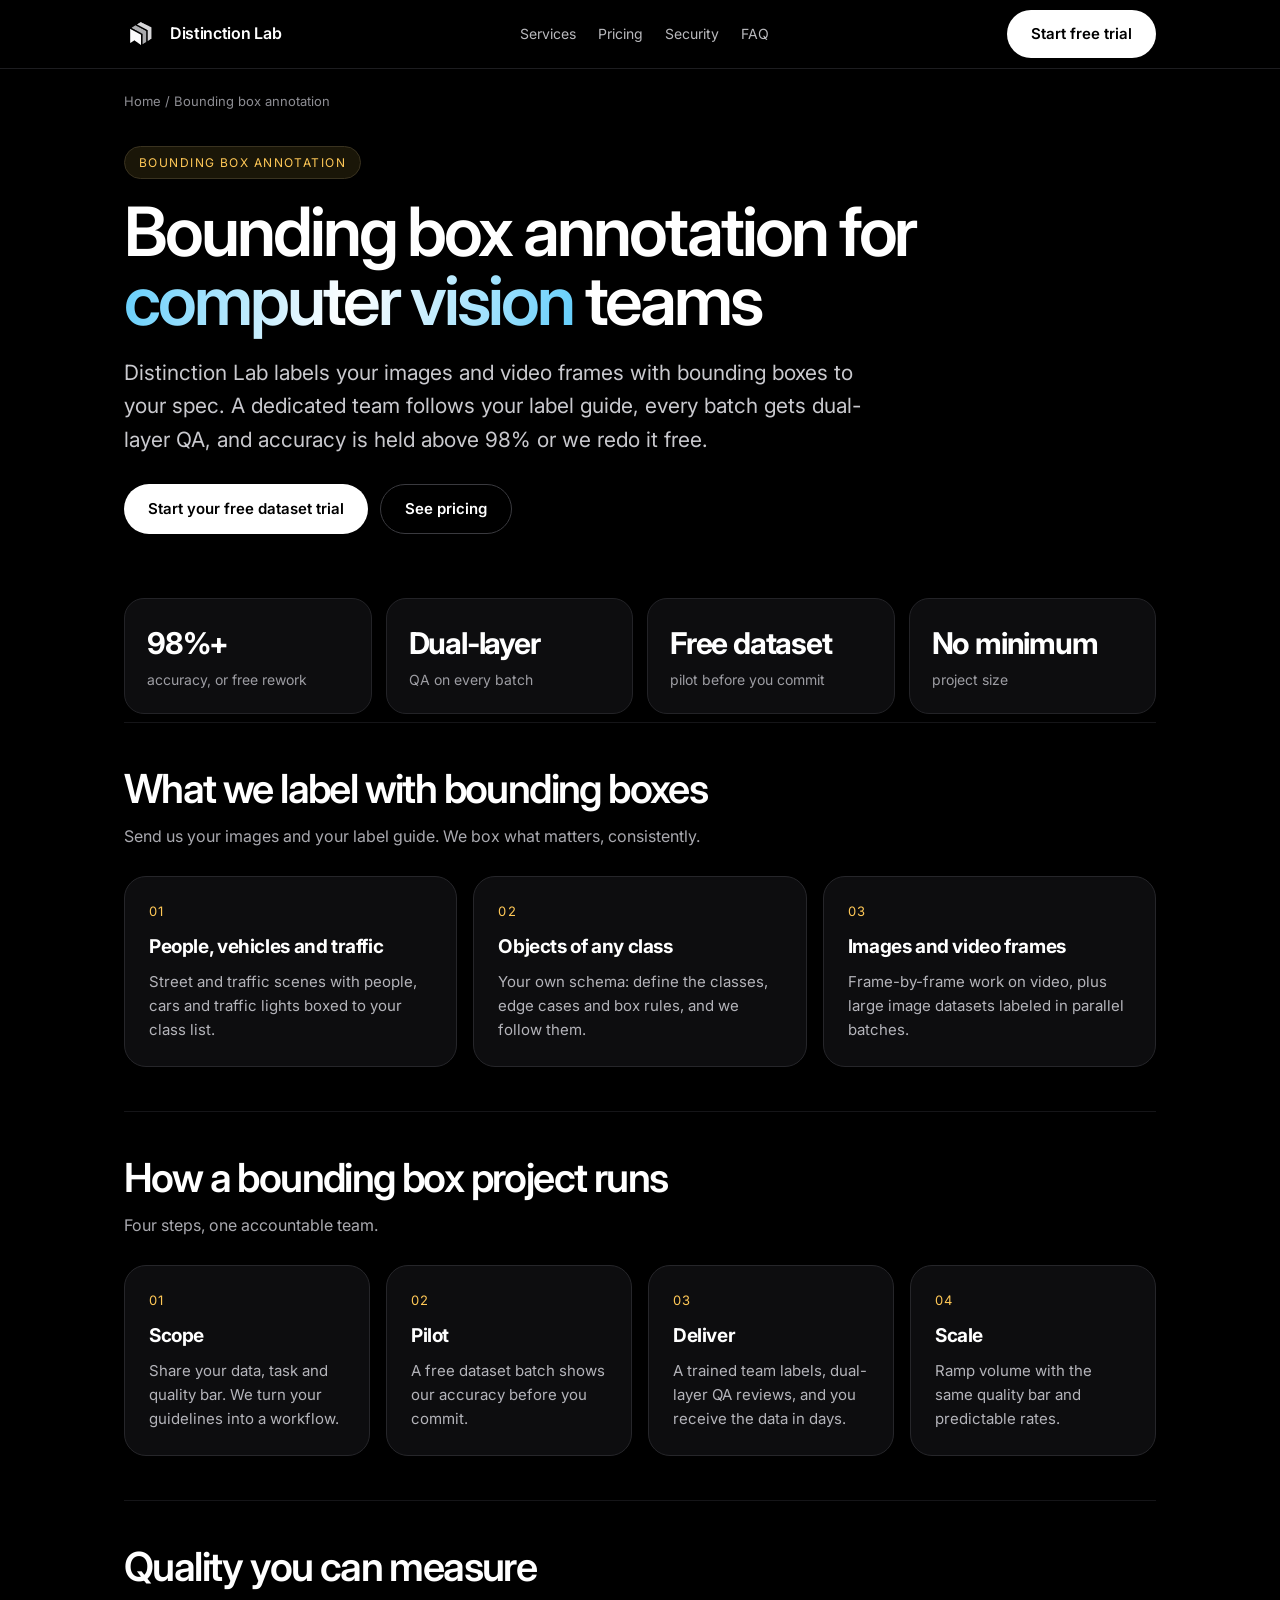
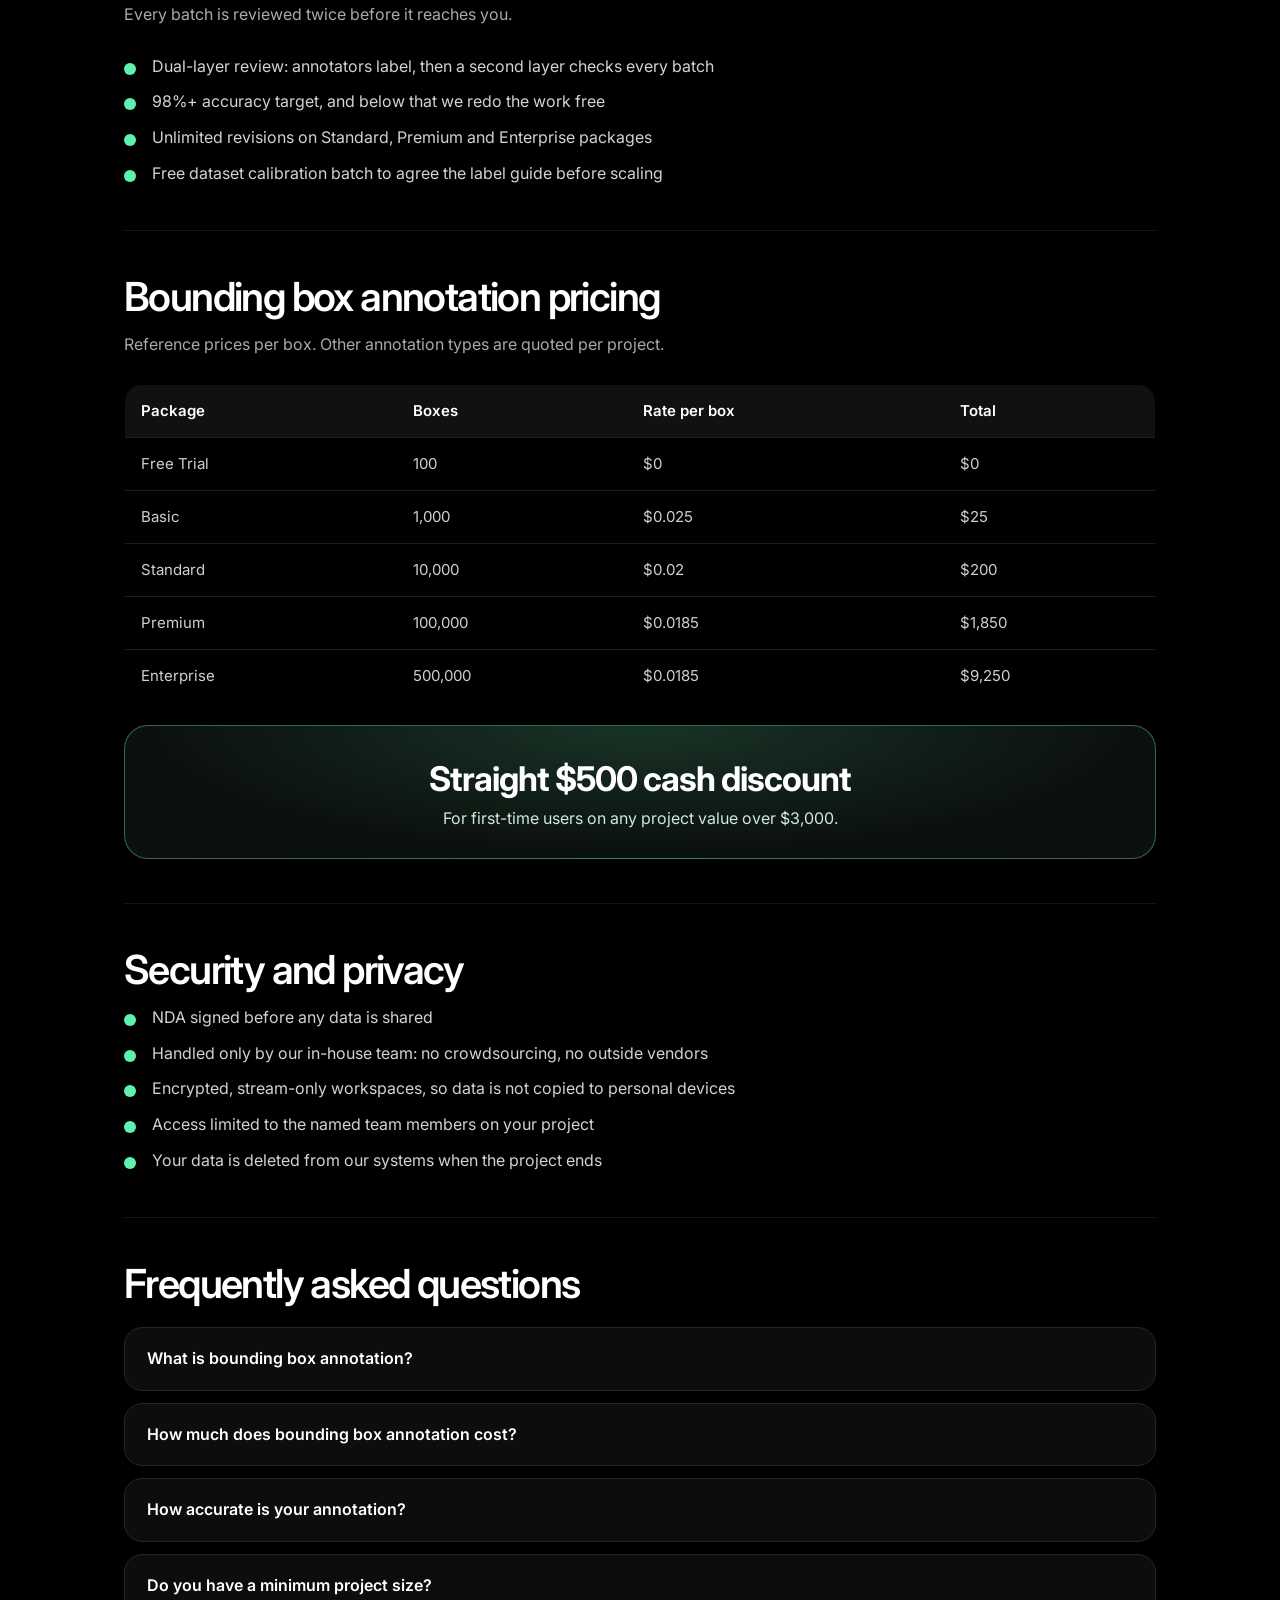
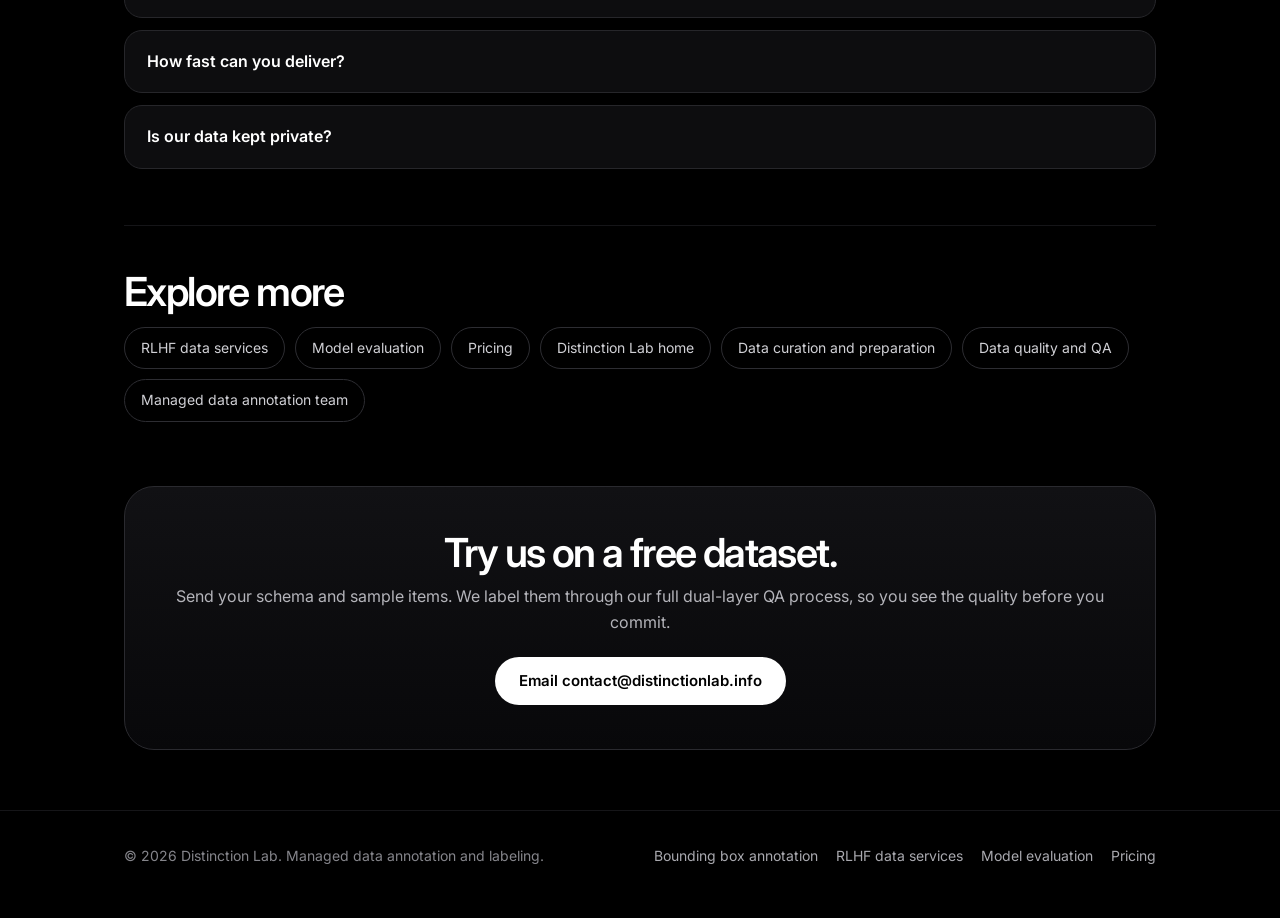
<file: bounding-box-annotation/index.html>
<!DOCTYPE html>
<html lang="en">
<head>
<meta charset="UTF-8">
<meta name="viewport" content="width=device-width, initial-scale=1.0">
<meta name="theme-color" content="#000000">
<title>Bounding Box Annotation Services | Distinction Lab</title>
<meta name="description" content="Bounding box annotation for computer vision teams. Dual-layer QA, 98%+ accuracy or free rework, from $0.0185 per box. Free dataset trial, no minimum project size.">
<meta name="robots" content="index, follow, max-image-preview:large">
<link rel="canonical" href="https://www.distinctionlab.site/bounding-box-annotation/">
<link rel="icon" type="image/png" href="/assets/favicon.png">
<meta property="og:type" content="website">
<meta property="og:site_name" content="Distinction Lab">
<meta property="og:title" content="Bounding Box Annotation Services | Distinction Lab">
<meta property="og:description" content="Bounding box annotation for computer vision teams. Dual-layer QA, 98%+ accuracy or free rework, from $0.0185 per box. Free dataset trial, no minimum project size.">
<meta property="og:url" content="https://www.distinctionlab.site/bounding-box-annotation/">
<meta property="og:image" content="https://www.distinctionlab.site/assets/og-image.png">
<meta name="twitter:card" content="summary_large_image">
<meta name="twitter:title" content="Bounding Box Annotation Services | Distinction Lab">
<meta name="twitter:description" content="Bounding box annotation for computer vision teams. Dual-layer QA, 98%+ accuracy or free rework, from $0.0185 per box. Free dataset trial, no minimum project size.">
<meta name="twitter:image" content="https://www.distinctionlab.site/assets/og-image.png">
<link rel="preconnect" href="https://fonts.googleapis.com">
<link rel="preconnect" href="https://fonts.gstatic.com" crossorigin>
<link rel="preload" as="style" href="https://fonts.googleapis.com/css2?family=Inter:wght@400;500;600;700&display=swap" onload="this.onload=null;this.rel='stylesheet'">
<noscript><link rel="stylesheet" href="https://fonts.googleapis.com/css2?family=Inter:wght@400;500;600;700&display=swap"></noscript>
<link rel="stylesheet" href="/assets/page.css">
<script type="application/ld+json">{"@context":"https://schema.org","@graph":[{"@type":"BreadcrumbList","itemListElement":[{"@type":"ListItem","position":1,"name":"Home","item":"https://www.distinctionlab.site/"},{"@type":"ListItem","position":2,"name":"Bounding box annotation","item":"https://www.distinctionlab.site/bounding-box-annotation/"}]},{"@type":"Service","name":"Bounding box annotation","serviceType":"Bounding box annotation","description":"Managed bounding box annotation for computer vision with dual-layer QA, a 98%+ accuracy target and free rework.","provider":{"@type":"Organization","@id":"https://www.distinctionlab.site/#org","name":"Distinction Lab","url":"https://www.distinctionlab.site/"},"areaServed":"Worldwide","url":"https://www.distinctionlab.site/bounding-box-annotation/"},{"@type":"FAQPage","mainEntity":[{"@type":"Question","name":"What is bounding box annotation?","acceptedAnswer":{"@type":"Answer","text":"Bounding box annotation draws rectangles around objects in an image or video frame and tags each one with a class, such as person, vehicle or traffic light. The labeled boxes are used to train and test computer vision models."}},{"@type":"Question","name":"How much does bounding box annotation cost?","acceptedAnswer":{"@type":"Answer","text":"Reference rates start at $0.025 per box on the Basic package and fall to $0.0185 per box on Premium and Enterprise. The first sample dataset is free, and first-time users get a straight $500 cash discount on projects over $3,000."}},{"@type":"Question","name":"How accurate is your annotation?","acceptedAnswer":{"@type":"Answer","text":"We target 98% or better accuracy using dual-layer QA on every batch. If a batch falls below your quality standard, we redo it at no cost."}},{"@type":"Question","name":"Do you have a minimum project size?","acceptedAnswer":{"@type":"Answer","text":"No. You can start at any scale, from the free dataset pilot to hundreds of thousands of boxes."}},{"@type":"Question","name":"How fast can you deliver?","acceptedAnswer":{"@type":"Answer","text":"Datasets are typically delivered in 2 to 5 days depending on volume. Larger projects are scheduled up front, for example a 100,000-box project is planned over about 15 days."}},{"@type":"Question","name":"Is our data kept private?","acceptedAnswer":{"@type":"Answer","text":"Yes. We sign an NDA before any data is shared, only our in-house team handles your data, workspaces are encrypted and stream-only, and your data is deleted after the project."}}]}]}</script>
</head>
<body>
<header class="top"><div class="wrap">
<a class="brand" href="/"><img src="/assets/logo.png" alt="" width="34" height="34"><span>Distinction Lab</span></a>
<nav class="links" aria-label="Main"><a href="/#label">Services</a><a href="/data-annotation-pricing/">Pricing</a><a href="/#security">Security</a><a href="/#faq">FAQ</a></nav>
<a class="btn" href="mailto:contact@distinctionlab.info?subject=Free%20dataset%20trial">Start free trial</a>
</div></header>
<main class="wrap">
<nav class="crumbs" aria-label="Breadcrumb"><a href="/">Home</a> / <span>Bounding box annotation</span></nav>
<div class="hero">
<span class="eyebrow">Bounding box annotation</span>
<h1>Bounding box annotation for <em>computer vision</em> teams</h1>
<p class="lead">Distinction Lab labels your images and video frames with bounding boxes to your spec. A dedicated team follows your label guide, every batch gets dual-layer QA, and accuracy is held above 98% or we redo it free.</p>
<div class="cta-row"><a class="btn" href="mailto:contact@distinctionlab.info?subject=Free%20dataset%20trial">Start your free dataset trial</a><a class="btn ghost" href="/data-annotation-pricing/">See pricing</a></div>
</div>
<div class="stats"><div class="stat"><b>98%+</b><span>accuracy, or free rework</span></div><div class="stat"><b>Dual-layer</b><span>QA on every batch</span></div><div class="stat"><b>Free dataset</b><span>pilot before you commit</span></div><div class="stat"><b>No minimum</b><span>project size</span></div></div><section class="blk"><h2>What we label with bounding boxes</h2><p class="sub">Send us your images and your label guide. We box what matters, consistently.</p><div class="grid"><div class="card"><span class="n">01</span><h3>People, vehicles and traffic</h3><p>Street and traffic scenes with people, cars and traffic lights boxed to your class list.</p></div><div class="card"><span class="n">02</span><h3>Objects of any class</h3><p>Your own schema: define the classes, edge cases and box rules, and we follow them.</p></div><div class="card"><span class="n">03</span><h3>Images and video frames</h3><p>Frame-by-frame work on video, plus large image datasets labeled in parallel batches.</p></div></div></section><section class="blk"><h2>How a bounding box project runs</h2><p class="sub">Four steps, one accountable team.</p><div class="grid"><div class="card"><span class="n">01</span><h3>Scope</h3><p>Share your data, task and quality bar. We turn your guidelines into a workflow.</p></div><div class="card"><span class="n">02</span><h3>Pilot</h3><p>A free dataset batch shows our accuracy before you commit.</p></div><div class="card"><span class="n">03</span><h3>Deliver</h3><p>A trained team labels, dual-layer QA reviews, and you receive the data in days.</p></div><div class="card"><span class="n">04</span><h3>Scale</h3><p>Ramp volume with the same quality bar and predictable rates.</p></div></div></section><section class="blk"><h2>Quality you can measure</h2><p class="sub">Every batch is reviewed twice before it reaches you.</p><ul class="tick"><li>Dual-layer review: annotators label, then a second layer checks every batch</li><li>98%+ accuracy target, and below that we redo the work free</li><li>Unlimited revisions on Standard, Premium and Enterprise packages</li><li>Free dataset calibration batch to agree the label guide before scaling</li></ul></section><section class="blk"><h2>Bounding box annotation pricing</h2><p class="sub">Reference prices per box. Other annotation types are quoted per project.</p><div class="scroll"><table><thead><tr><th>Package</th><th>Boxes</th><th>Rate per box</th><th>Total</th></tr></thead><tbody><tr><td>Free Trial</td><td>100</td><td>$0</td><td>$0</td></tr><tr><td>Basic</td><td>1,000</td><td>$0.025</td><td>$25</td></tr><tr><td>Standard</td><td>10,000</td><td>$0.02</td><td>$200</td></tr><tr><td>Premium</td><td>100,000</td><td>$0.0185</td><td>$1,850</td></tr><tr><td>Enterprise</td><td>500,000</td><td>$0.0185</td><td>$9,250</td></tr></tbody></table></div><div class="promo"><b>Straight $500 cash discount</b><span>For first-time users on any project value over $3,000.</span></div></section><section class="blk"><h2>Security and privacy</h2><ul class="tick"><li>NDA signed before any data is shared</li><li>Handled only by our in-house team: no crowdsourcing, no outside vendors</li><li>Encrypted, stream-only workspaces, so data is not copied to personal devices</li><li>Access limited to the named team members on your project</li><li>Your data is deleted from our systems when the project ends</li></ul></section>
<section class="blk faq"><h2>Frequently asked questions</h2><div style="margin-top:22px"><details><summary>What is bounding box annotation?</summary><p>Bounding box annotation draws rectangles around objects in an image or video frame and tags each one with a class, such as person, vehicle or traffic light. The labeled boxes are used to train and test computer vision models.</p></details><details><summary>How much does bounding box annotation cost?</summary><p>Reference rates start at $0.025 per box on the Basic package and fall to $0.0185 per box on Premium and Enterprise. The first sample dataset is free, and first-time users get a straight $500 cash discount on projects over $3,000.</p></details><details><summary>How accurate is your annotation?</summary><p>We target 98% or better accuracy using dual-layer QA on every batch. If a batch falls below your quality standard, we redo it at no cost.</p></details><details><summary>Do you have a minimum project size?</summary><p>No. You can start at any scale, from the free dataset pilot to hundreds of thousands of boxes.</p></details><details><summary>How fast can you deliver?</summary><p>Datasets are typically delivered in 2 to 5 days depending on volume. Larger projects are scheduled up front, for example a 100,000-box project is planned over about 15 days.</p></details><details><summary>Is our data kept private?</summary><p>Yes. We sign an NDA before any data is shared, only our in-house team handles your data, workspaces are encrypted and stream-only, and your data is deleted after the project.</p></details></div></section>
<section class="blk"><h2>Explore more</h2><div class="related"><a href="/rlhf-data-services/">RLHF data services</a><a href="/model-evaluation-services/">Model evaluation</a><a href="/data-annotation-pricing/">Pricing</a><a href="/">Distinction Lab home</a><a href="/data-curation-preparation/">Data curation and preparation</a><a href="/data-quality-assurance/">Data quality and QA</a><a href="/managed-data-annotation-team/">Managed data annotation team</a></div></section>
<div class="cta"><h2>Try us on a free dataset.</h2><p>Send your schema and sample items. We label them through our full dual-layer QA process, so you see the quality before you commit.</p><a class="btn" href="mailto:contact@distinctionlab.info?subject=Free%20dataset%20trial">Email contact@distinctionlab.info</a></div>
</main>
<footer class="bottom"><div class="wrap"><span>© 2026 Distinction Lab. Managed data annotation and labeling.</span><span style="display:flex;gap:18px;flex-wrap:wrap"><a href="/bounding-box-annotation/">Bounding box annotation</a><a href="/rlhf-data-services/">RLHF data services</a><a href="/model-evaluation-services/">Model evaluation</a><a href="/data-annotation-pricing/">Pricing</a></span></div></footer>
</body>
</html>
</file>
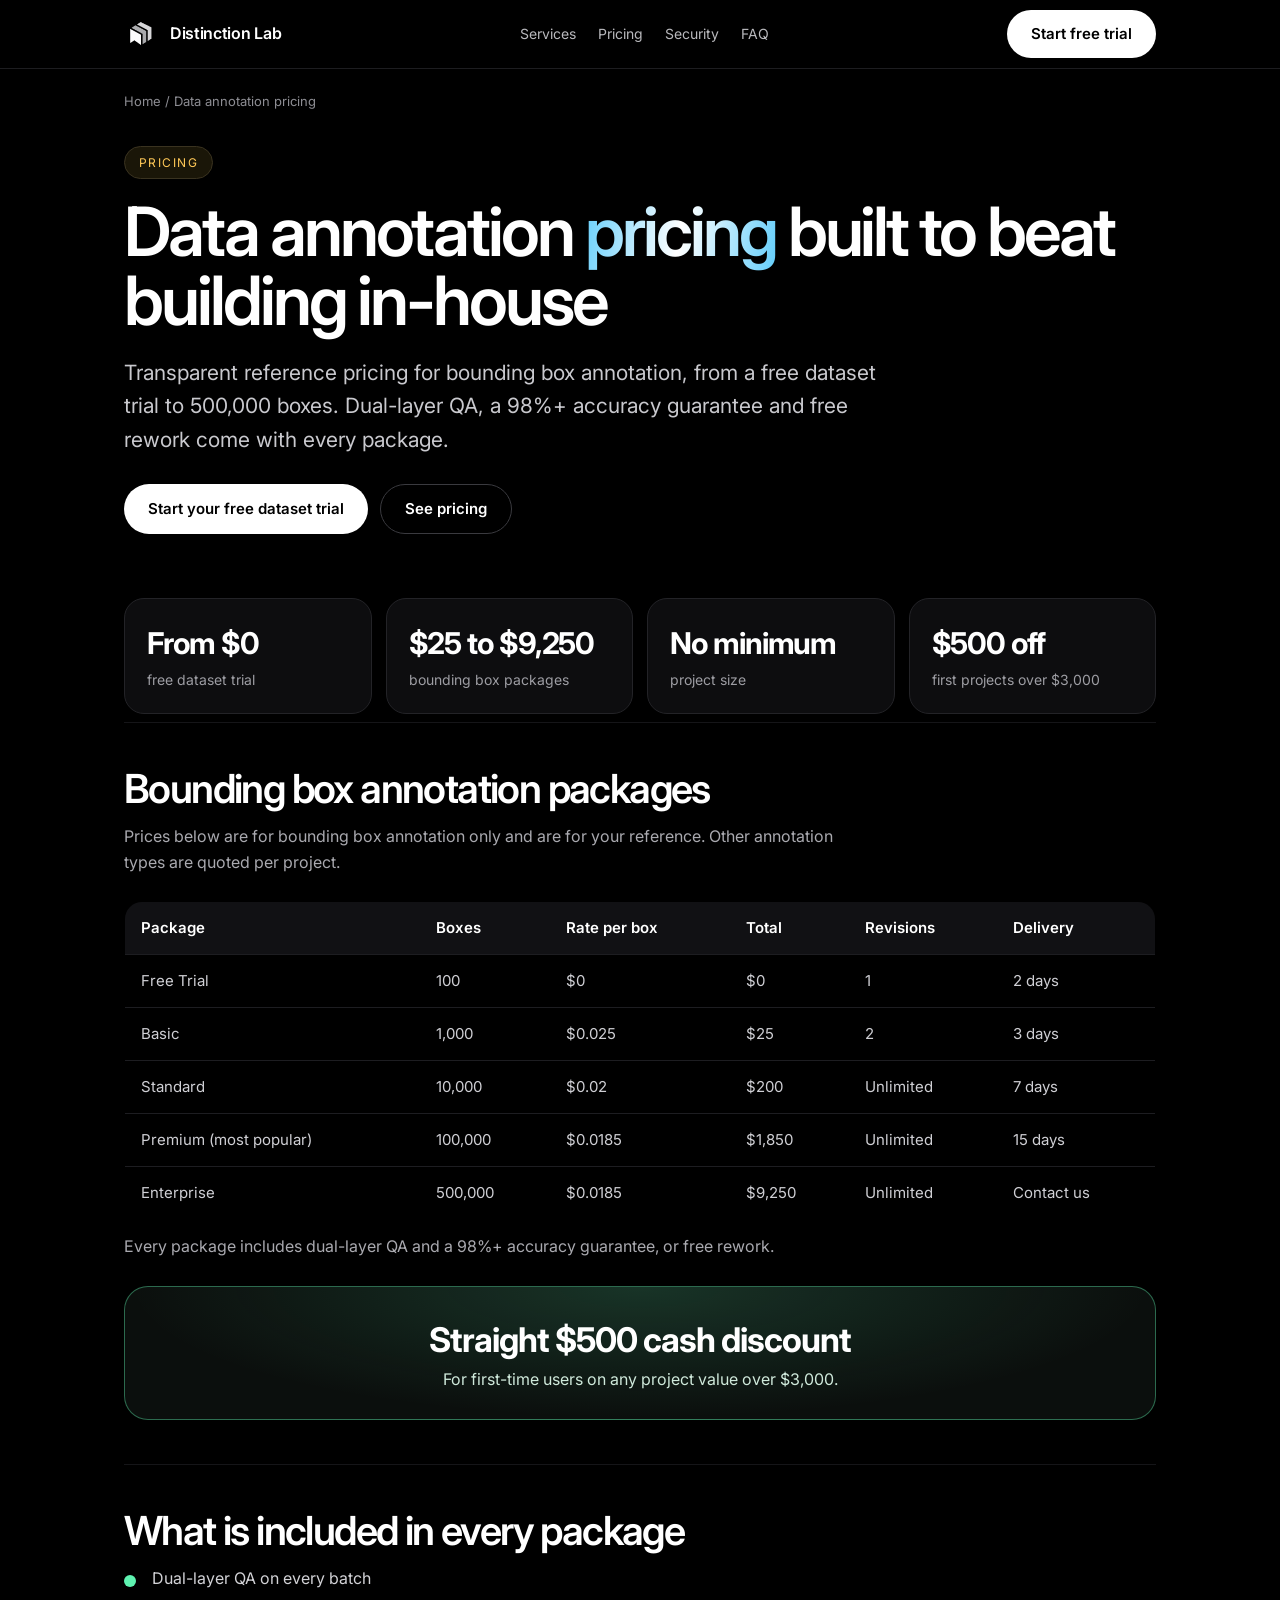
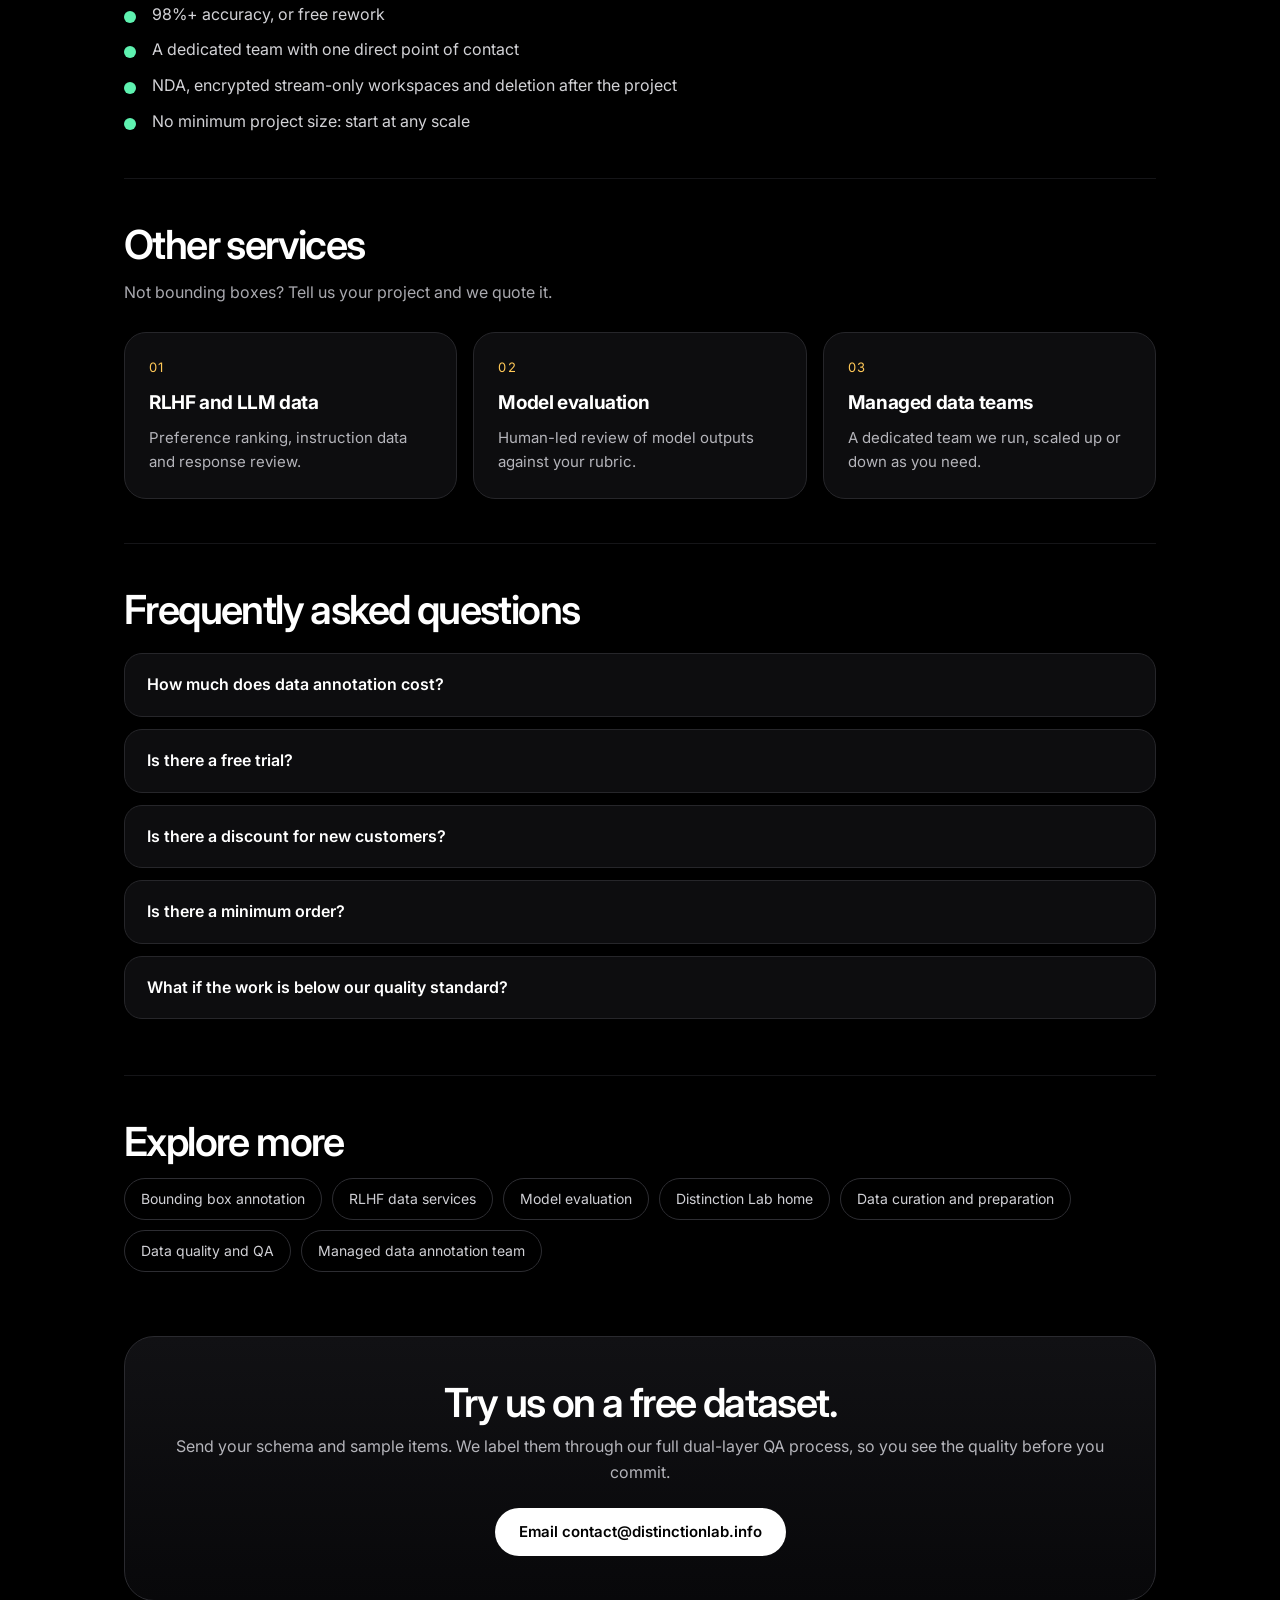
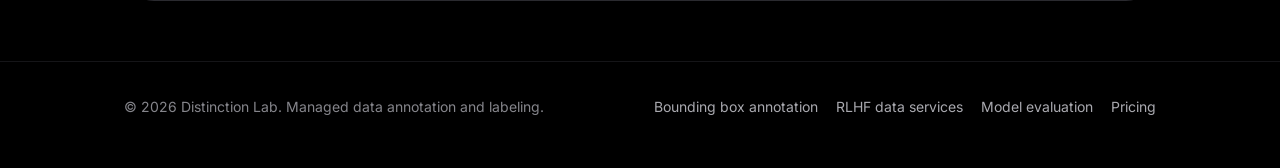
<file: data-annotation-pricing/index.html>
<!DOCTYPE html>
<html lang="en">
<head>
<meta charset="UTF-8">
<meta name="viewport" content="width=device-width, initial-scale=1.0">
<meta name="theme-color" content="#000000">
<title>Data Annotation Pricing: Packages from $0 | Distinction Lab</title>
<meta name="description" content="Data annotation pricing: bounding box packages from a free dataset trial to 500,000 boxes, $0.0185 to $0.025 per box. No minimum project size and a $500 first-project discount.">
<meta name="robots" content="index, follow, max-image-preview:large">
<link rel="canonical" href="https://www.distinctionlab.site/data-annotation-pricing/">
<link rel="icon" type="image/png" href="/assets/favicon.png">
<meta property="og:type" content="website">
<meta property="og:site_name" content="Distinction Lab">
<meta property="og:title" content="Data Annotation Pricing: Packages from $0 | Distinction Lab">
<meta property="og:description" content="Data annotation pricing: bounding box packages from a free dataset trial to 500,000 boxes, $0.0185 to $0.025 per box. No minimum project size and a $500 first-project discount.">
<meta property="og:url" content="https://www.distinctionlab.site/data-annotation-pricing/">
<meta property="og:image" content="https://www.distinctionlab.site/assets/og-image.png">
<meta name="twitter:card" content="summary_large_image">
<meta name="twitter:title" content="Data Annotation Pricing: Packages from $0 | Distinction Lab">
<meta name="twitter:description" content="Data annotation pricing: bounding box packages from a free dataset trial to 500,000 boxes, $0.0185 to $0.025 per box. No minimum project size and a $500 first-project discount.">
<meta name="twitter:image" content="https://www.distinctionlab.site/assets/og-image.png">
<link rel="preconnect" href="https://fonts.googleapis.com">
<link rel="preconnect" href="https://fonts.gstatic.com" crossorigin>
<link rel="preload" as="style" href="https://fonts.googleapis.com/css2?family=Inter:wght@400;500;600;700&display=swap" onload="this.onload=null;this.rel='stylesheet'">
<noscript><link rel="stylesheet" href="https://fonts.googleapis.com/css2?family=Inter:wght@400;500;600;700&display=swap"></noscript>
<link rel="stylesheet" href="/assets/page.css">
<script type="application/ld+json">{"@context":"https://schema.org","@graph":[{"@type":"BreadcrumbList","itemListElement":[{"@type":"ListItem","position":1,"name":"Home","item":"https://www.distinctionlab.site/"},{"@type":"ListItem","position":2,"name":"Data annotation pricing","item":"https://www.distinctionlab.site/data-annotation-pricing/"}]},{"@type":"Service","name":"Data annotation services","serviceType":"Data annotation services","description":"Managed data annotation with packages from a free dataset trial to 500,000 boxes.","provider":{"@type":"Organization","@id":"https://www.distinctionlab.site/#org","name":"Distinction Lab","url":"https://www.distinctionlab.site/"},"areaServed":"Worldwide","url":"https://www.distinctionlab.site/data-annotation-pricing/"},{"@type":"FAQPage","mainEntity":[{"@type":"Question","name":"How much does data annotation cost?","acceptedAnswer":{"@type":"Answer","text":"For bounding box annotation, reference rates run from $0.025 per box on Basic to $0.0185 per box on Premium and Enterprise, with packages from $25 to $9,250. Other annotation types are quoted per project."}},{"@type":"Question","name":"Is there a free trial?","acceptedAnswer":{"@type":"Answer","text":"Yes. The first sample dataset is free, with no commitment, so you can see our quality before you pay."}},{"@type":"Question","name":"Is there a discount for new customers?","acceptedAnswer":{"@type":"Answer","text":"First-time users get a straight $500 cash discount on any project value over $3,000."}},{"@type":"Question","name":"Is there a minimum order?","acceptedAnswer":{"@type":"Answer","text":"No. We have no minimum project size, so you can start at any scale."}},{"@type":"Question","name":"What if the work is below our quality standard?","acceptedAnswer":{"@type":"Answer","text":"We redo it at no cost. Every package includes a 98%+ accuracy guarantee backed by free rework."}}]}]}</script>
</head>
<body>
<header class="top"><div class="wrap">
<a class="brand" href="/"><img src="/assets/logo.png" alt="" width="34" height="34"><span>Distinction Lab</span></a>
<nav class="links" aria-label="Main"><a href="/#label">Services</a><a href="/data-annotation-pricing/">Pricing</a><a href="/#security">Security</a><a href="/#faq">FAQ</a></nav>
<a class="btn" href="mailto:contact@distinctionlab.info?subject=Free%20dataset%20trial">Start free trial</a>
</div></header>
<main class="wrap">
<nav class="crumbs" aria-label="Breadcrumb"><a href="/">Home</a> / <span>Data annotation pricing</span></nav>
<div class="hero">
<span class="eyebrow">Pricing</span>
<h1>Data annotation <em>pricing</em> built to beat building in-house</h1>
<p class="lead">Transparent reference pricing for bounding box annotation, from a free dataset trial to 500,000 boxes. Dual-layer QA, a 98%+ accuracy guarantee and free rework come with every package.</p>
<div class="cta-row"><a class="btn" href="mailto:contact@distinctionlab.info?subject=Free%20dataset%20trial">Start your free dataset trial</a><a class="btn ghost" href="/data-annotation-pricing/">See pricing</a></div>
</div>
<div class="stats"><div class="stat"><b>From $0</b><span>free dataset trial</span></div><div class="stat"><b>$25 to $9,250</b><span>bounding box packages</span></div><div class="stat"><b>No minimum</b><span>project size</span></div><div class="stat"><b>$500 off</b><span>first projects over $3,000</span></div></div><section class="blk"><h2>Bounding box annotation packages</h2><p class="sub">Prices below are for bounding box annotation only and are for your reference. Other annotation types are quoted per project.</p><div class="scroll"><table><thead><tr><th>Package</th><th>Boxes</th><th>Rate per box</th><th>Total</th><th>Revisions</th><th>Delivery</th></tr></thead><tbody><tr><td>Free Trial</td><td>100</td><td>$0</td><td>$0</td><td>1</td><td>2 days</td></tr><tr><td>Basic</td><td>1,000</td><td>$0.025</td><td>$25</td><td>2</td><td>3 days</td></tr><tr><td>Standard</td><td>10,000</td><td>$0.02</td><td>$200</td><td>Unlimited</td><td>7 days</td></tr><tr><td>Premium (most popular)</td><td>100,000</td><td>$0.0185</td><td>$1,850</td><td>Unlimited</td><td>15 days</td></tr><tr><td>Enterprise</td><td>500,000</td><td>$0.0185</td><td>$9,250</td><td>Unlimited</td><td>Contact us</td></tr></tbody></table></div><p class="sub" style="margin-top:14px">Every package includes dual-layer QA and a 98%+ accuracy guarantee, or free rework.</p><div class="promo"><b>Straight $500 cash discount</b><span>For first-time users on any project value over $3,000.</span></div></section><section class="blk"><h2>What is included in every package</h2><ul class="tick"><li>Dual-layer QA on every batch</li><li>98%+ accuracy, or free rework</li><li>A dedicated team with one direct point of contact</li><li>NDA, encrypted stream-only workspaces and deletion after the project</li><li>No minimum project size: start at any scale</li></ul></section><section class="blk"><h2>Other services</h2><p class="sub">Not bounding boxes? Tell us your project and we quote it.</p><div class="grid"><div class="card"><span class="n">01</span><h3>RLHF and LLM data</h3><p>Preference ranking, instruction data and response review.</p></div><div class="card"><span class="n">02</span><h3>Model evaluation</h3><p>Human-led review of model outputs against your rubric.</p></div><div class="card"><span class="n">03</span><h3>Managed data teams</h3><p>A dedicated team we run, scaled up or down as you need.</p></div></div></section>
<section class="blk faq"><h2>Frequently asked questions</h2><div style="margin-top:22px"><details><summary>How much does data annotation cost?</summary><p>For bounding box annotation, reference rates run from $0.025 per box on Basic to $0.0185 per box on Premium and Enterprise, with packages from $25 to $9,250. Other annotation types are quoted per project.</p></details><details><summary>Is there a free trial?</summary><p>Yes. The first sample dataset is free, with no commitment, so you can see our quality before you pay.</p></details><details><summary>Is there a discount for new customers?</summary><p>First-time users get a straight $500 cash discount on any project value over $3,000.</p></details><details><summary>Is there a minimum order?</summary><p>No. We have no minimum project size, so you can start at any scale.</p></details><details><summary>What if the work is below our quality standard?</summary><p>We redo it at no cost. Every package includes a 98%+ accuracy guarantee backed by free rework.</p></details></div></section>
<section class="blk"><h2>Explore more</h2><div class="related"><a href="/bounding-box-annotation/">Bounding box annotation</a><a href="/rlhf-data-services/">RLHF data services</a><a href="/model-evaluation-services/">Model evaluation</a><a href="/">Distinction Lab home</a><a href="/data-curation-preparation/">Data curation and preparation</a><a href="/data-quality-assurance/">Data quality and QA</a><a href="/managed-data-annotation-team/">Managed data annotation team</a></div></section>
<div class="cta"><h2>Try us on a free dataset.</h2><p>Send your schema and sample items. We label them through our full dual-layer QA process, so you see the quality before you commit.</p><a class="btn" href="mailto:contact@distinctionlab.info?subject=Free%20dataset%20trial">Email contact@distinctionlab.info</a></div>
</main>
<footer class="bottom"><div class="wrap"><span>© 2026 Distinction Lab. Managed data annotation and labeling.</span><span style="display:flex;gap:18px;flex-wrap:wrap"><a href="/bounding-box-annotation/">Bounding box annotation</a><a href="/rlhf-data-services/">RLHF data services</a><a href="/model-evaluation-services/">Model evaluation</a><a href="/data-annotation-pricing/">Pricing</a></span></div></footer>
</body>
</html>
</file>
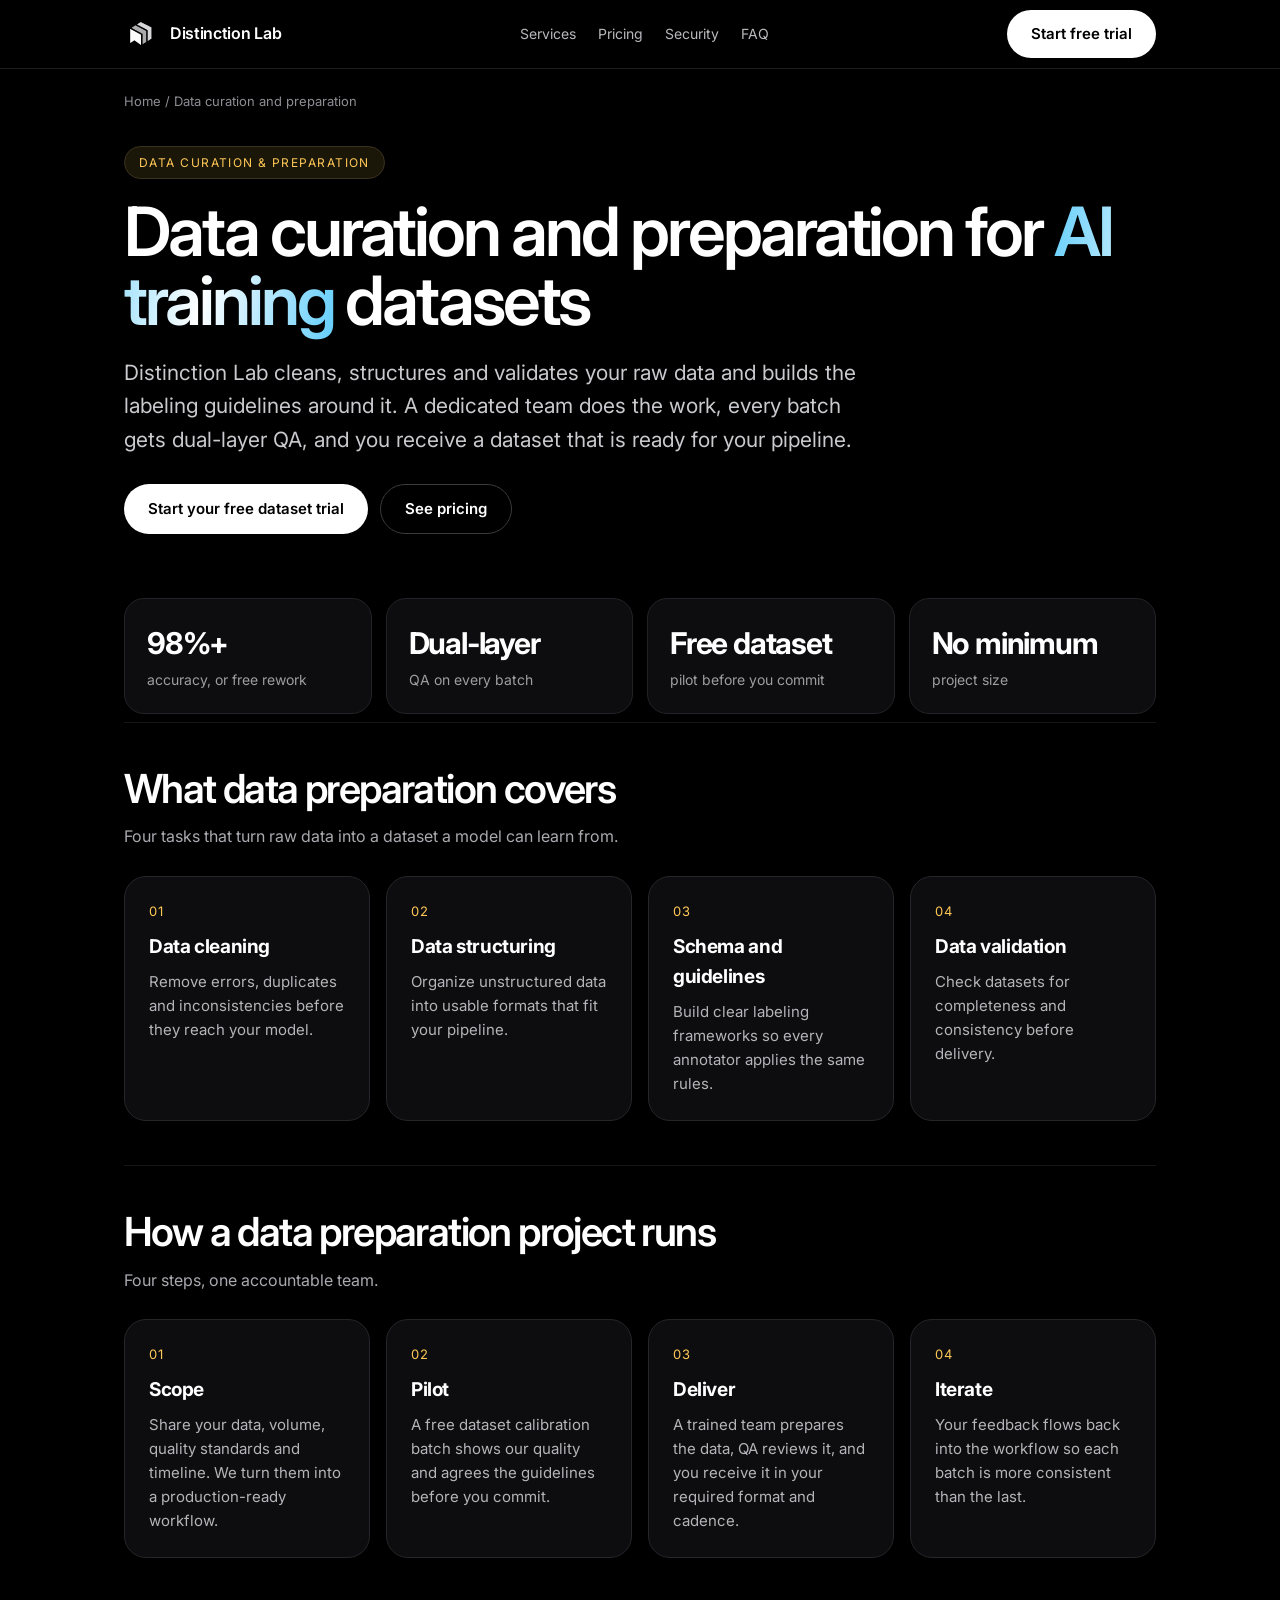
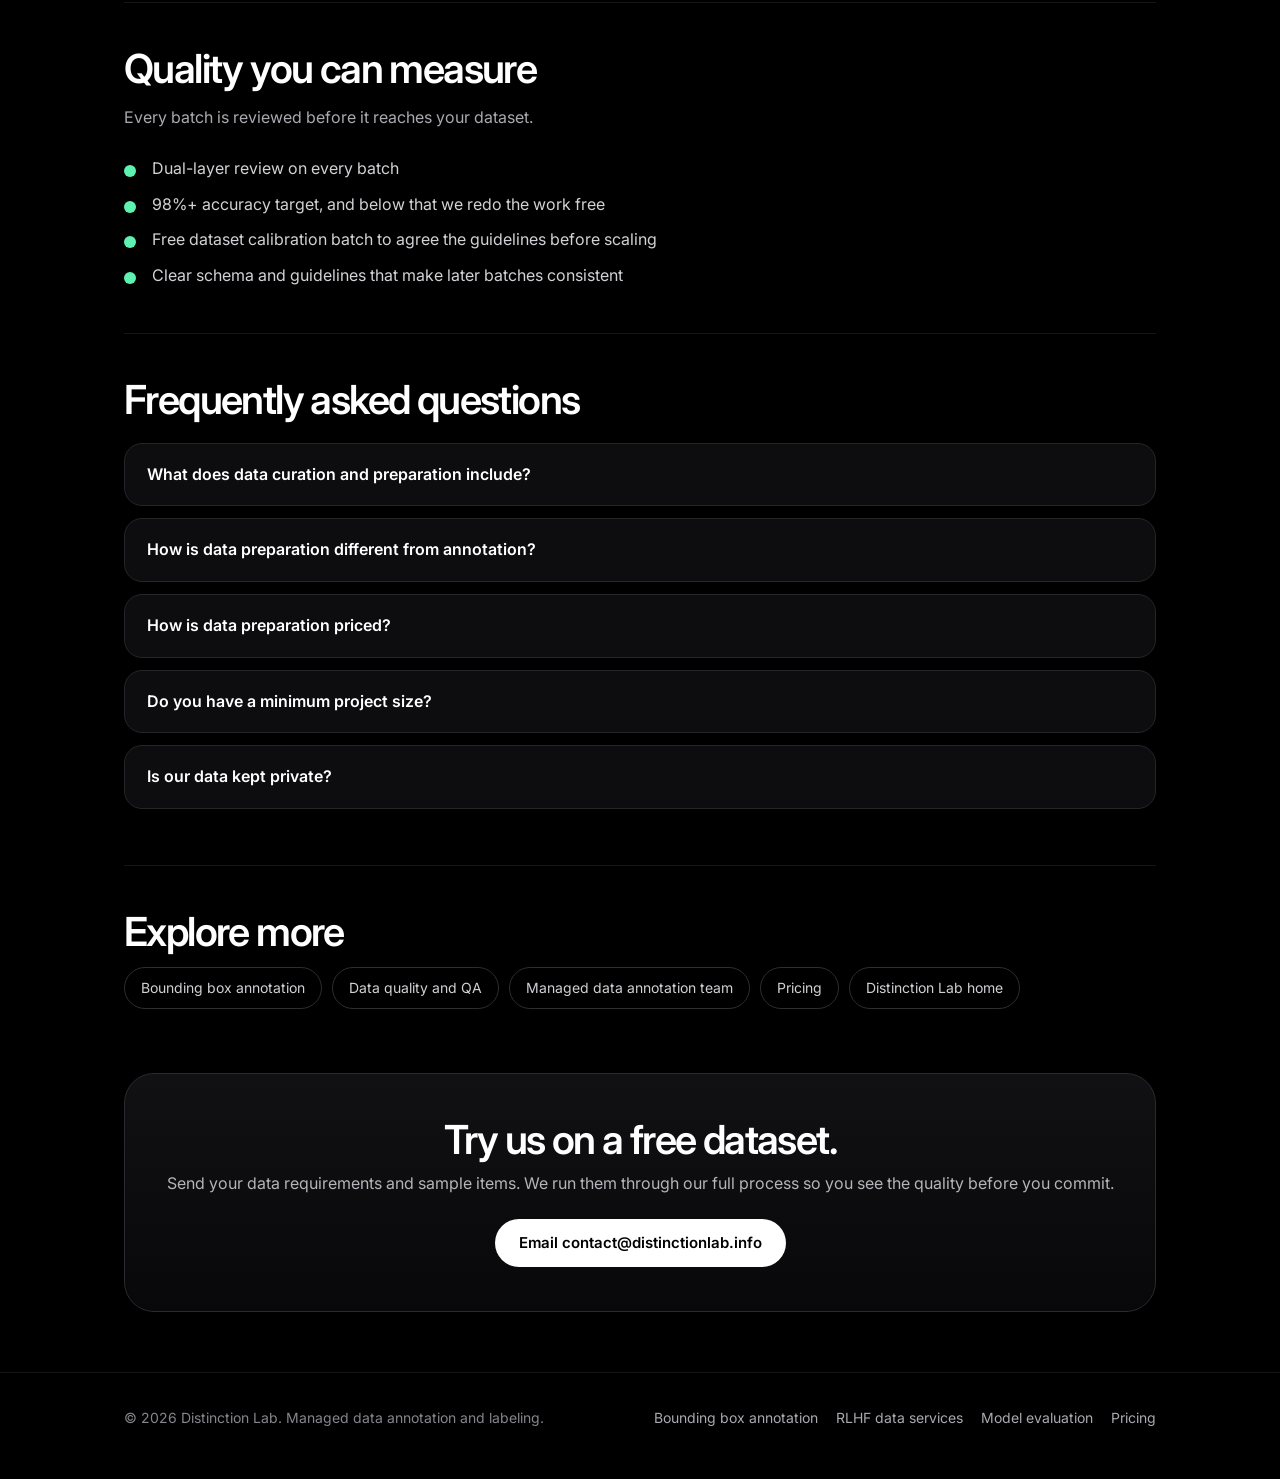
<file: data-curation-preparation/index.html>
<!DOCTYPE html>
<html lang="en">
<head>
<meta charset="UTF-8">
<meta name="viewport" content="width=device-width, initial-scale=1.0">
<meta name="theme-color" content="#000000">
<title>Data Curation &amp; Preparation Services | Distinction Lab</title>
<meta name="description" content="Data cleaning, structuring, labeling schemas and validation for AI training datasets. Dedicated team, dual-layer QA, free dataset trial, no minimum.">
<meta name="robots" content="index, follow, max-image-preview:large">
<link rel="canonical" href="https://www.distinctionlab.site/data-curation-preparation/">
<link rel="icon" type="image/png" href="/assets/favicon.png">
<meta property="og:type" content="website">
<meta property="og:site_name" content="Distinction Lab">
<meta property="og:title" content="Data Curation &amp; Preparation Services | Distinction Lab">
<meta property="og:description" content="Data cleaning, structuring, labeling schemas and validation for AI training datasets. Dedicated team, dual-layer QA, free dataset trial, no minimum.">
<meta property="og:url" content="https://www.distinctionlab.site/data-curation-preparation/">
<meta property="og:image" content="https://www.distinctionlab.site/assets/og-image.png">
<meta name="twitter:card" content="summary_large_image">
<meta name="twitter:title" content="Data Curation &amp; Preparation Services | Distinction Lab">
<meta name="twitter:description" content="Data cleaning, structuring, labeling schemas and validation for AI training datasets. Dedicated team, dual-layer QA, free dataset trial, no minimum.">
<meta name="twitter:image" content="https://www.distinctionlab.site/assets/og-image.png">
<link rel="preconnect" href="https://fonts.googleapis.com">
<link rel="preconnect" href="https://fonts.gstatic.com" crossorigin>
<link rel="preload" as="style" href="https://fonts.googleapis.com/css2?family=Inter:wght@400;500;600;700&display=swap" onload="this.onload=null;this.rel='stylesheet'">
<noscript><link rel="stylesheet" href="https://fonts.googleapis.com/css2?family=Inter:wght@400;500;600;700&display=swap"></noscript>
<link rel="stylesheet" href="/assets/page.css">
<script type="application/ld+json">{"@context":"https://schema.org","@graph":[{"@type":"BreadcrumbList","itemListElement":[{"@type":"ListItem","position":1,"name":"Home","item":"https://www.distinctionlab.site/"},{"@type":"ListItem","position":2,"name":"Data curation and preparation","item":"https://www.distinctionlab.site/data-curation-preparation/"}]},{"@type":"Service","name":"Data curation and preparation","serviceType":"Data curation and preparation","description":"Managed data cleaning, structuring, schema and guideline design, and dataset validation for AI teams.","provider":{"@type":"Organization","@id":"https://www.distinctionlab.site/#org","name":"Distinction Lab","url":"https://www.distinctionlab.site/"},"areaServed":"Worldwide","url":"https://www.distinctionlab.site/data-curation-preparation/"},{"@type":"FAQPage","mainEntity":[{"@type":"Question","name":"What does data curation and preparation include?","acceptedAnswer":{"@type":"Answer","text":"It includes data cleaning (removing errors, duplicates and inconsistencies), data structuring, schema and guideline design, and data validation for completeness and consistency."}},{"@type":"Question","name":"How is data preparation different from annotation?","acceptedAnswer":{"@type":"Answer","text":"Preparation gets raw data into a clean, well-structured state and defines the labeling rules. Annotation then applies labels such as bounding boxes or text tags. We can run both as one managed project."}},{"@type":"Question","name":"How is data preparation priced?","acceptedAnswer":{"@type":"Answer","text":"Pricing is quoted per project based on volume, task complexity and turnaround. There are no per-seat licenses or annual lock-in. The first sample dataset is free."}},{"@type":"Question","name":"Do you have a minimum project size?","acceptedAnswer":{"@type":"Answer","text":"No. You can start at any scale, from the free dataset pilot to very large datasets."}},{"@type":"Question","name":"Is our data kept private?","acceptedAnswer":{"@type":"Answer","text":"Yes. We sign an NDA before any data is shared, only our in-house team handles your data, workspaces are encrypted and stream-only, and your data is deleted from our systems when the project ends."}}]}]}</script>
</head>
<body>
<header class="top"><div class="wrap">
<a class="brand" href="/"><img src="/assets/logo.png" alt="" width="34" height="34"><span>Distinction Lab</span></a>
<nav class="links" aria-label="Main"><a href="/#label">Services</a><a href="/data-annotation-pricing/">Pricing</a><a href="/#security">Security</a><a href="/#faq">FAQ</a></nav>
<a class="btn" href="mailto:contact@distinctionlab.info?subject=Free%20dataset%20trial">Start free trial</a>
</div></header>
<main class="wrap">
<nav class="crumbs" aria-label="Breadcrumb"><a href="/">Home</a> / <span>Data curation and preparation</span></nav>
<div class="hero">
<span class="eyebrow">Data curation &amp; preparation</span>
<h1>Data curation and preparation for <em>AI training</em> datasets</h1>
<p class="lead">Distinction Lab cleans, structures and validates your raw data and builds the labeling guidelines around it. A dedicated team does the work, every batch gets dual-layer QA, and you receive a dataset that is ready for your pipeline.</p>
<div class="cta-row"><a class="btn" href="mailto:contact@distinctionlab.info?subject=Free%20dataset%20trial">Start your free dataset trial</a><a class="btn ghost" href="/data-annotation-pricing/">See pricing</a></div>
</div>
<div class="stats"><div class="stat"><b>98%+</b><span>accuracy, or free rework</span></div><div class="stat"><b>Dual-layer</b><span>QA on every batch</span></div><div class="stat"><b>Free dataset</b><span>pilot before you commit</span></div><div class="stat"><b>No minimum</b><span>project size</span></div></div><section class="blk"><h2>What data preparation covers</h2><p class="sub">Four tasks that turn raw data into a dataset a model can learn from.</p><div class="grid"><div class="card"><span class="n">01</span><h3>Data cleaning</h3><p>Remove errors, duplicates and inconsistencies before they reach your model.</p></div><div class="card"><span class="n">02</span><h3>Data structuring</h3><p>Organize unstructured data into usable formats that fit your pipeline.</p></div><div class="card"><span class="n">03</span><h3>Schema and guidelines</h3><p>Build clear labeling frameworks so every annotator applies the same rules.</p></div><div class="card"><span class="n">04</span><h3>Data validation</h3><p>Check datasets for completeness and consistency before delivery.</p></div></div></section><section class="blk"><h2>How a data preparation project runs</h2><p class="sub">Four steps, one accountable team.</p><div class="grid"><div class="card"><span class="n">01</span><h3>Scope</h3><p>Share your data, volume, quality standards and timeline. We turn them into a production-ready workflow.</p></div><div class="card"><span class="n">02</span><h3>Pilot</h3><p>A free dataset calibration batch shows our quality and agrees the guidelines before you commit.</p></div><div class="card"><span class="n">03</span><h3>Deliver</h3><p>A trained team prepares the data, QA reviews it, and you receive it in your required format and cadence.</p></div><div class="card"><span class="n">04</span><h3>Iterate</h3><p>Your feedback flows back into the workflow so each batch is more consistent than the last.</p></div></div></section><section class="blk"><h2>Quality you can measure</h2><p class="sub">Every batch is reviewed before it reaches your dataset.</p><ul class="tick"><li>Dual-layer review on every batch</li><li>98%+ accuracy target, and below that we redo the work free</li><li>Free dataset calibration batch to agree the guidelines before scaling</li><li>Clear schema and guidelines that make later batches consistent</li></ul></section>
<section class="blk faq"><h2>Frequently asked questions</h2><div style="margin-top:22px"><details><summary>What does data curation and preparation include?</summary><p>It includes data cleaning (removing errors, duplicates and inconsistencies), data structuring, schema and guideline design, and data validation for completeness and consistency.</p></details><details><summary>How is data preparation different from annotation?</summary><p>Preparation gets raw data into a clean, well-structured state and defines the labeling rules. Annotation then applies labels such as bounding boxes or text tags. We can run both as one managed project.</p></details><details><summary>How is data preparation priced?</summary><p>Pricing is quoted per project based on volume, task complexity and turnaround. There are no per-seat licenses or annual lock-in. The first sample dataset is free.</p></details><details><summary>Do you have a minimum project size?</summary><p>No. You can start at any scale, from the free dataset pilot to very large datasets.</p></details><details><summary>Is our data kept private?</summary><p>Yes. We sign an NDA before any data is shared, only our in-house team handles your data, workspaces are encrypted and stream-only, and your data is deleted from our systems when the project ends.</p></details></div></section>
<section class="blk"><h2>Explore more</h2><div class="related"><a href="/bounding-box-annotation/">Bounding box annotation</a><a href="/data-quality-assurance/">Data quality and QA</a><a href="/managed-data-annotation-team/">Managed data annotation team</a><a href="/data-annotation-pricing/">Pricing</a><a href="/">Distinction Lab home</a></div></section>
<div class="cta"><h2>Try us on a free dataset.</h2><p>Send your data requirements and sample items. We run them through our full process so you see the quality before you commit.</p><a class="btn" href="mailto:contact@distinctionlab.info?subject=Free%20dataset%20trial">Email contact@distinctionlab.info</a></div>
</main>
<footer class="bottom"><div class="wrap"><span>© 2026 Distinction Lab. Managed data annotation and labeling.</span><span style="display:flex;gap:18px;flex-wrap:wrap"><a href="/bounding-box-annotation/">Bounding box annotation</a><a href="/rlhf-data-services/">RLHF data services</a><a href="/model-evaluation-services/">Model evaluation</a><a href="/data-annotation-pricing/">Pricing</a></span></div></footer>
</body>
</html>
</file>
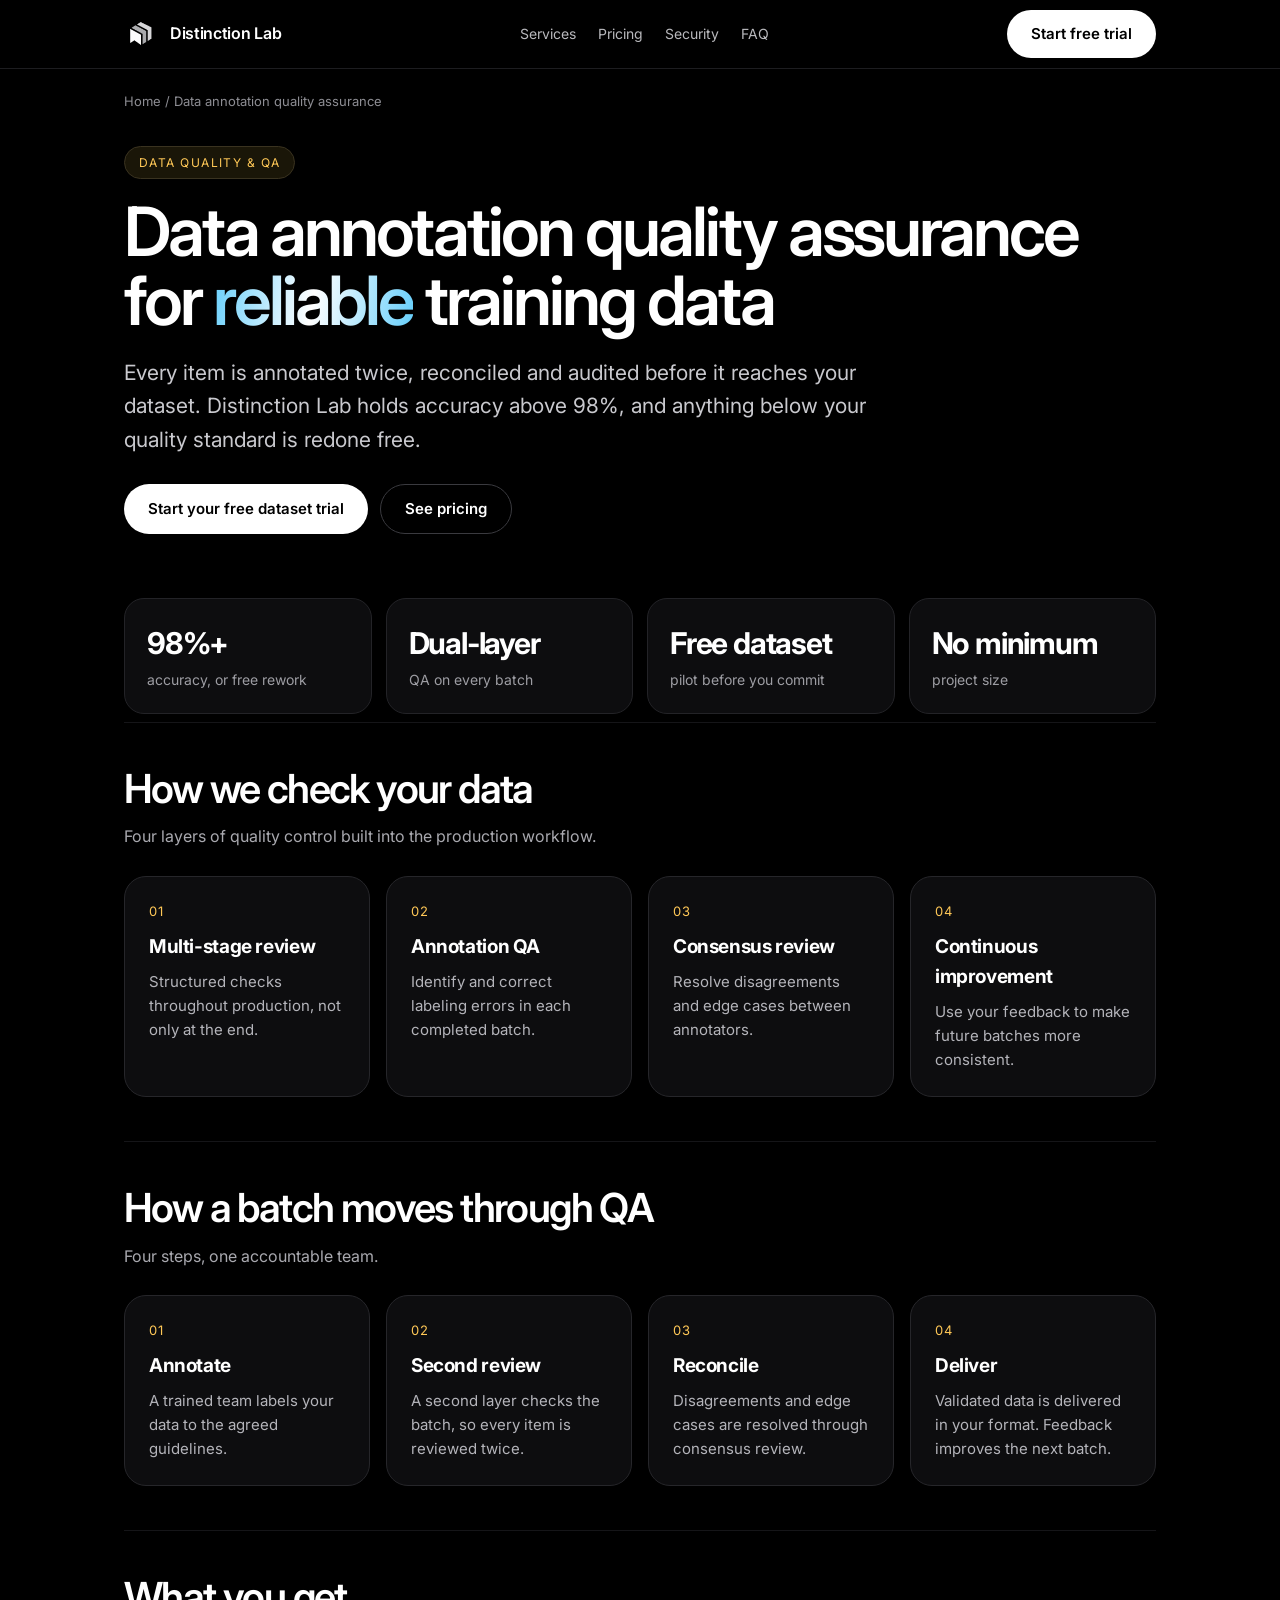
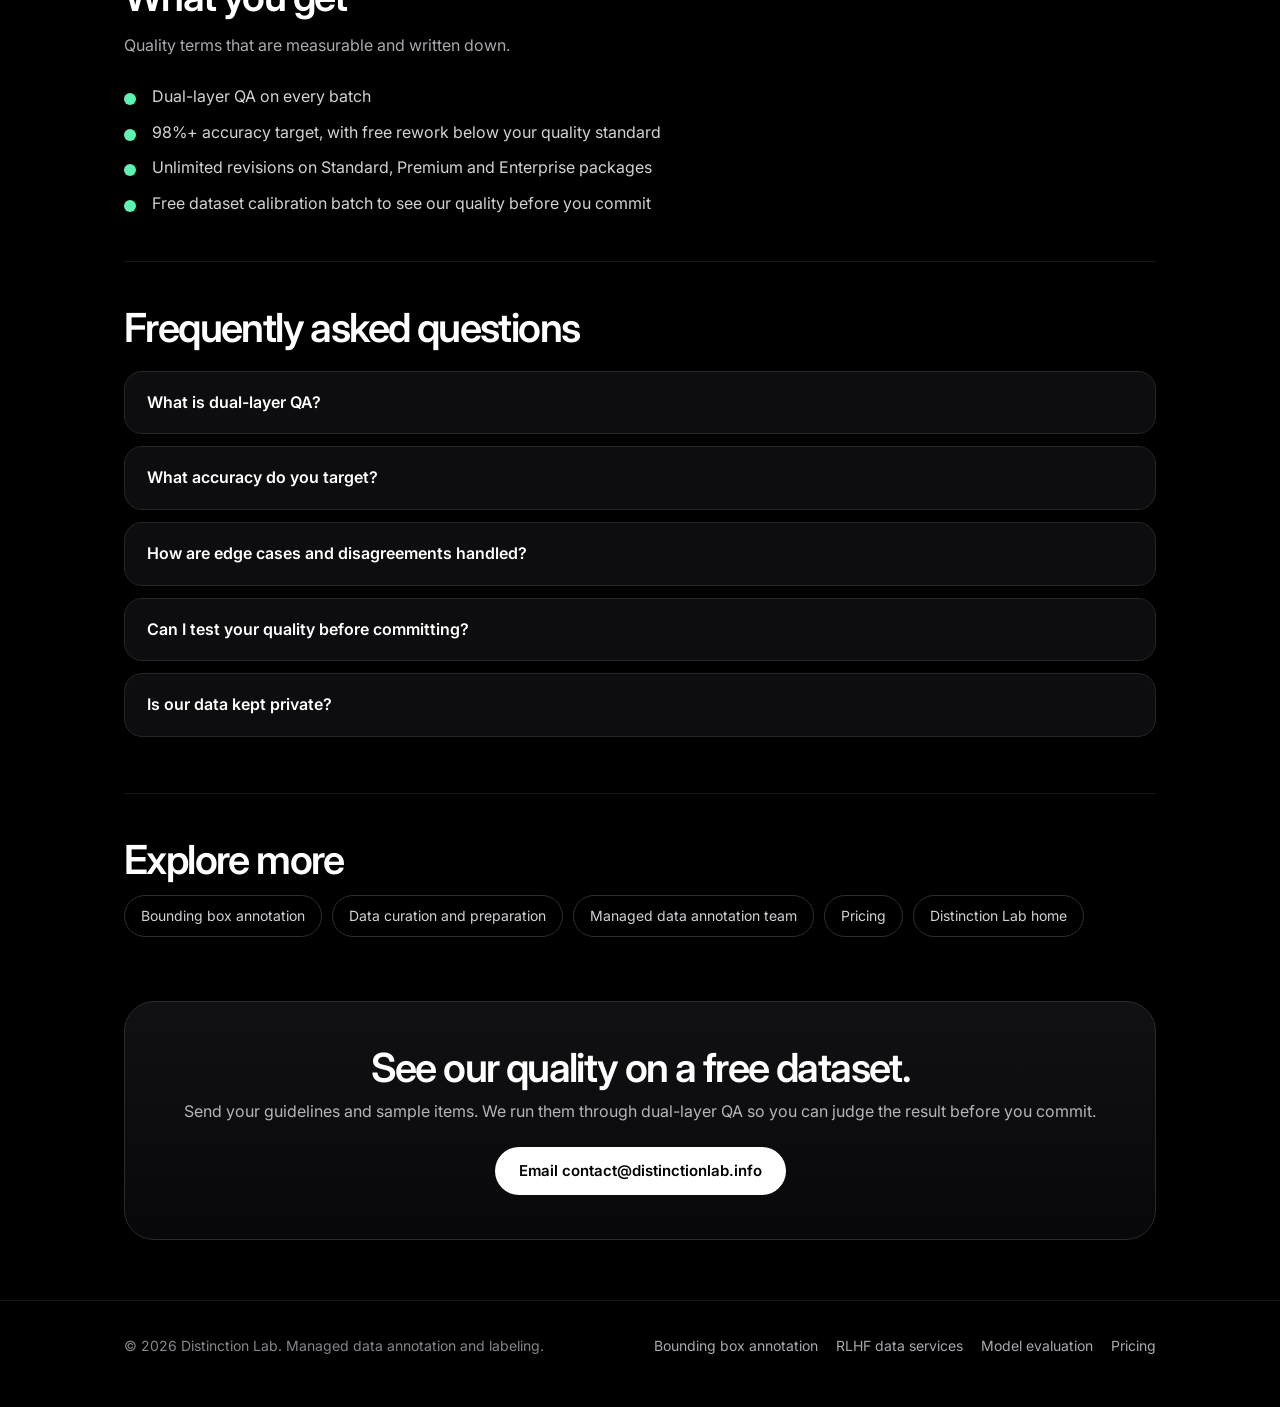
<file: data-quality-assurance/index.html>
<!DOCTYPE html>
<html lang="en">
<head>
<meta charset="UTF-8">
<meta name="viewport" content="width=device-width, initial-scale=1.0">
<meta name="theme-color" content="#000000">
<title>Data Annotation Quality Assurance Services | Distinction Lab</title>
<meta name="description" content="Multi-stage review, annotation QA and consensus review for AI datasets. Dual-layer QA, 98%+ accuracy or free rework, free dataset trial, no minimum.">
<meta name="robots" content="index, follow, max-image-preview:large">
<link rel="canonical" href="https://www.distinctionlab.site/data-quality-assurance/">
<link rel="icon" type="image/png" href="/assets/favicon.png">
<meta property="og:type" content="website">
<meta property="og:site_name" content="Distinction Lab">
<meta property="og:title" content="Data Annotation Quality Assurance Services | Distinction Lab">
<meta property="og:description" content="Multi-stage review, annotation QA and consensus review for AI datasets. Dual-layer QA, 98%+ accuracy or free rework, free dataset trial, no minimum.">
<meta property="og:url" content="https://www.distinctionlab.site/data-quality-assurance/">
<meta property="og:image" content="https://www.distinctionlab.site/assets/og-image.png">
<meta name="twitter:card" content="summary_large_image">
<meta name="twitter:title" content="Data Annotation Quality Assurance Services | Distinction Lab">
<meta name="twitter:description" content="Multi-stage review, annotation QA and consensus review for AI datasets. Dual-layer QA, 98%+ accuracy or free rework, free dataset trial, no minimum.">
<meta name="twitter:image" content="https://www.distinctionlab.site/assets/og-image.png">
<link rel="preconnect" href="https://fonts.googleapis.com">
<link rel="preconnect" href="https://fonts.gstatic.com" crossorigin>
<link rel="preload" as="style" href="https://fonts.googleapis.com/css2?family=Inter:wght@400;500;600;700&display=swap" onload="this.onload=null;this.rel='stylesheet'">
<noscript><link rel="stylesheet" href="https://fonts.googleapis.com/css2?family=Inter:wght@400;500;600;700&display=swap"></noscript>
<link rel="stylesheet" href="/assets/page.css">
<script type="application/ld+json">{"@context":"https://schema.org","@graph":[{"@type":"BreadcrumbList","itemListElement":[{"@type":"ListItem","position":1,"name":"Home","item":"https://www.distinctionlab.site/"},{"@type":"ListItem","position":2,"name":"Data annotation quality assurance","item":"https://www.distinctionlab.site/data-quality-assurance/"}]},{"@type":"Service","name":"Data annotation quality assurance","serviceType":"Data annotation quality assurance","description":"Managed multi-stage QA, annotation review and consensus review for AI training data, with a 98%+ accuracy target and free rework.","provider":{"@type":"Organization","@id":"https://www.distinctionlab.site/#org","name":"Distinction Lab","url":"https://www.distinctionlab.site/"},"areaServed":"Worldwide","url":"https://www.distinctionlab.site/data-quality-assurance/"},{"@type":"FAQPage","mainEntity":[{"@type":"Question","name":"What is dual-layer QA?","acceptedAnswer":{"@type":"Answer","text":"Annotators label the data, then a second layer reviews every batch before delivery. In the free trial, items go through our full dual-annotator and lead QA pipeline."}},{"@type":"Question","name":"What accuracy do you target?","acceptedAnswer":{"@type":"Answer","text":"We target 98% or better. If a batch falls below your quality standard, we redo it at no cost."}},{"@type":"Question","name":"How are edge cases and disagreements handled?","acceptedAnswer":{"@type":"Answer","text":"Consensus review resolves disagreements between annotators, and your feedback is built back into the workflow so later batches are more consistent."}},{"@type":"Question","name":"Can I test your quality before committing?","acceptedAnswer":{"@type":"Answer","text":"Yes. Send a small sample dataset and your labeling guidelines and we return finished data for free, with no commitment or credit card."}},{"@type":"Question","name":"Is our data kept private?","acceptedAnswer":{"@type":"Answer","text":"Yes. We sign an NDA before any data is shared, only our in-house team handles your data, workspaces are encrypted and stream-only, and your data is deleted from our systems when the project ends."}}]}]}</script>
</head>
<body>
<header class="top"><div class="wrap">
<a class="brand" href="/"><img src="/assets/logo.png" alt="" width="34" height="34"><span>Distinction Lab</span></a>
<nav class="links" aria-label="Main"><a href="/#label">Services</a><a href="/data-annotation-pricing/">Pricing</a><a href="/#security">Security</a><a href="/#faq">FAQ</a></nav>
<a class="btn" href="mailto:contact@distinctionlab.info?subject=Free%20dataset%20trial">Start free trial</a>
</div></header>
<main class="wrap">
<nav class="crumbs" aria-label="Breadcrumb"><a href="/">Home</a> / <span>Data annotation quality assurance</span></nav>
<div class="hero">
<span class="eyebrow">Data quality &amp; QA</span>
<h1>Data annotation quality assurance for <em>reliable</em> training data</h1>
<p class="lead">Every item is annotated twice, reconciled and audited before it reaches your dataset. Distinction Lab holds accuracy above 98%, and anything below your quality standard is redone free.</p>
<div class="cta-row"><a class="btn" href="mailto:contact@distinctionlab.info?subject=Free%20dataset%20trial">Start your free dataset trial</a><a class="btn ghost" href="/data-annotation-pricing/">See pricing</a></div>
</div>
<div class="stats"><div class="stat"><b>98%+</b><span>accuracy, or free rework</span></div><div class="stat"><b>Dual-layer</b><span>QA on every batch</span></div><div class="stat"><b>Free dataset</b><span>pilot before you commit</span></div><div class="stat"><b>No minimum</b><span>project size</span></div></div><section class="blk"><h2>How we check your data</h2><p class="sub">Four layers of quality control built into the production workflow.</p><div class="grid"><div class="card"><span class="n">01</span><h3>Multi-stage review</h3><p>Structured checks throughout production, not only at the end.</p></div><div class="card"><span class="n">02</span><h3>Annotation QA</h3><p>Identify and correct labeling errors in each completed batch.</p></div><div class="card"><span class="n">03</span><h3>Consensus review</h3><p>Resolve disagreements and edge cases between annotators.</p></div><div class="card"><span class="n">04</span><h3>Continuous improvement</h3><p>Use your feedback to make future batches more consistent.</p></div></div></section><section class="blk"><h2>How a batch moves through QA</h2><p class="sub">Four steps, one accountable team.</p><div class="grid"><div class="card"><span class="n">01</span><h3>Annotate</h3><p>A trained team labels your data to the agreed guidelines.</p></div><div class="card"><span class="n">02</span><h3>Second review</h3><p>A second layer checks the batch, so every item is reviewed twice.</p></div><div class="card"><span class="n">03</span><h3>Reconcile</h3><p>Disagreements and edge cases are resolved through consensus review.</p></div><div class="card"><span class="n">04</span><h3>Deliver</h3><p>Validated data is delivered in your format. Feedback improves the next batch.</p></div></div></section><section class="blk"><h2>What you get</h2><p class="sub">Quality terms that are measurable and written down.</p><ul class="tick"><li>Dual-layer QA on every batch</li><li>98%+ accuracy target, with free rework below your quality standard</li><li>Unlimited revisions on Standard, Premium and Enterprise packages</li><li>Free dataset calibration batch to see our quality before you commit</li></ul></section>
<section class="blk faq"><h2>Frequently asked questions</h2><div style="margin-top:22px"><details><summary>What is dual-layer QA?</summary><p>Annotators label the data, then a second layer reviews every batch before delivery. In the free trial, items go through our full dual-annotator and lead QA pipeline.</p></details><details><summary>What accuracy do you target?</summary><p>We target 98% or better. If a batch falls below your quality standard, we redo it at no cost.</p></details><details><summary>How are edge cases and disagreements handled?</summary><p>Consensus review resolves disagreements between annotators, and your feedback is built back into the workflow so later batches are more consistent.</p></details><details><summary>Can I test your quality before committing?</summary><p>Yes. Send a small sample dataset and your labeling guidelines and we return finished data for free, with no commitment or credit card.</p></details><details><summary>Is our data kept private?</summary><p>Yes. We sign an NDA before any data is shared, only our in-house team handles your data, workspaces are encrypted and stream-only, and your data is deleted from our systems when the project ends.</p></details></div></section>
<section class="blk"><h2>Explore more</h2><div class="related"><a href="/bounding-box-annotation/">Bounding box annotation</a><a href="/data-curation-preparation/">Data curation and preparation</a><a href="/managed-data-annotation-team/">Managed data annotation team</a><a href="/data-annotation-pricing/">Pricing</a><a href="/">Distinction Lab home</a></div></section>
<div class="cta"><h2>See our quality on a free dataset.</h2><p>Send your guidelines and sample items. We run them through dual-layer QA so you can judge the result before you commit.</p><a class="btn" href="mailto:contact@distinctionlab.info?subject=Free%20dataset%20trial">Email contact@distinctionlab.info</a></div>
</main>
<footer class="bottom"><div class="wrap"><span>© 2026 Distinction Lab. Managed data annotation and labeling.</span><span style="display:flex;gap:18px;flex-wrap:wrap"><a href="/bounding-box-annotation/">Bounding box annotation</a><a href="/rlhf-data-services/">RLHF data services</a><a href="/model-evaluation-services/">Model evaluation</a><a href="/data-annotation-pricing/">Pricing</a></span></div></footer>
</body>
</html>
</file>
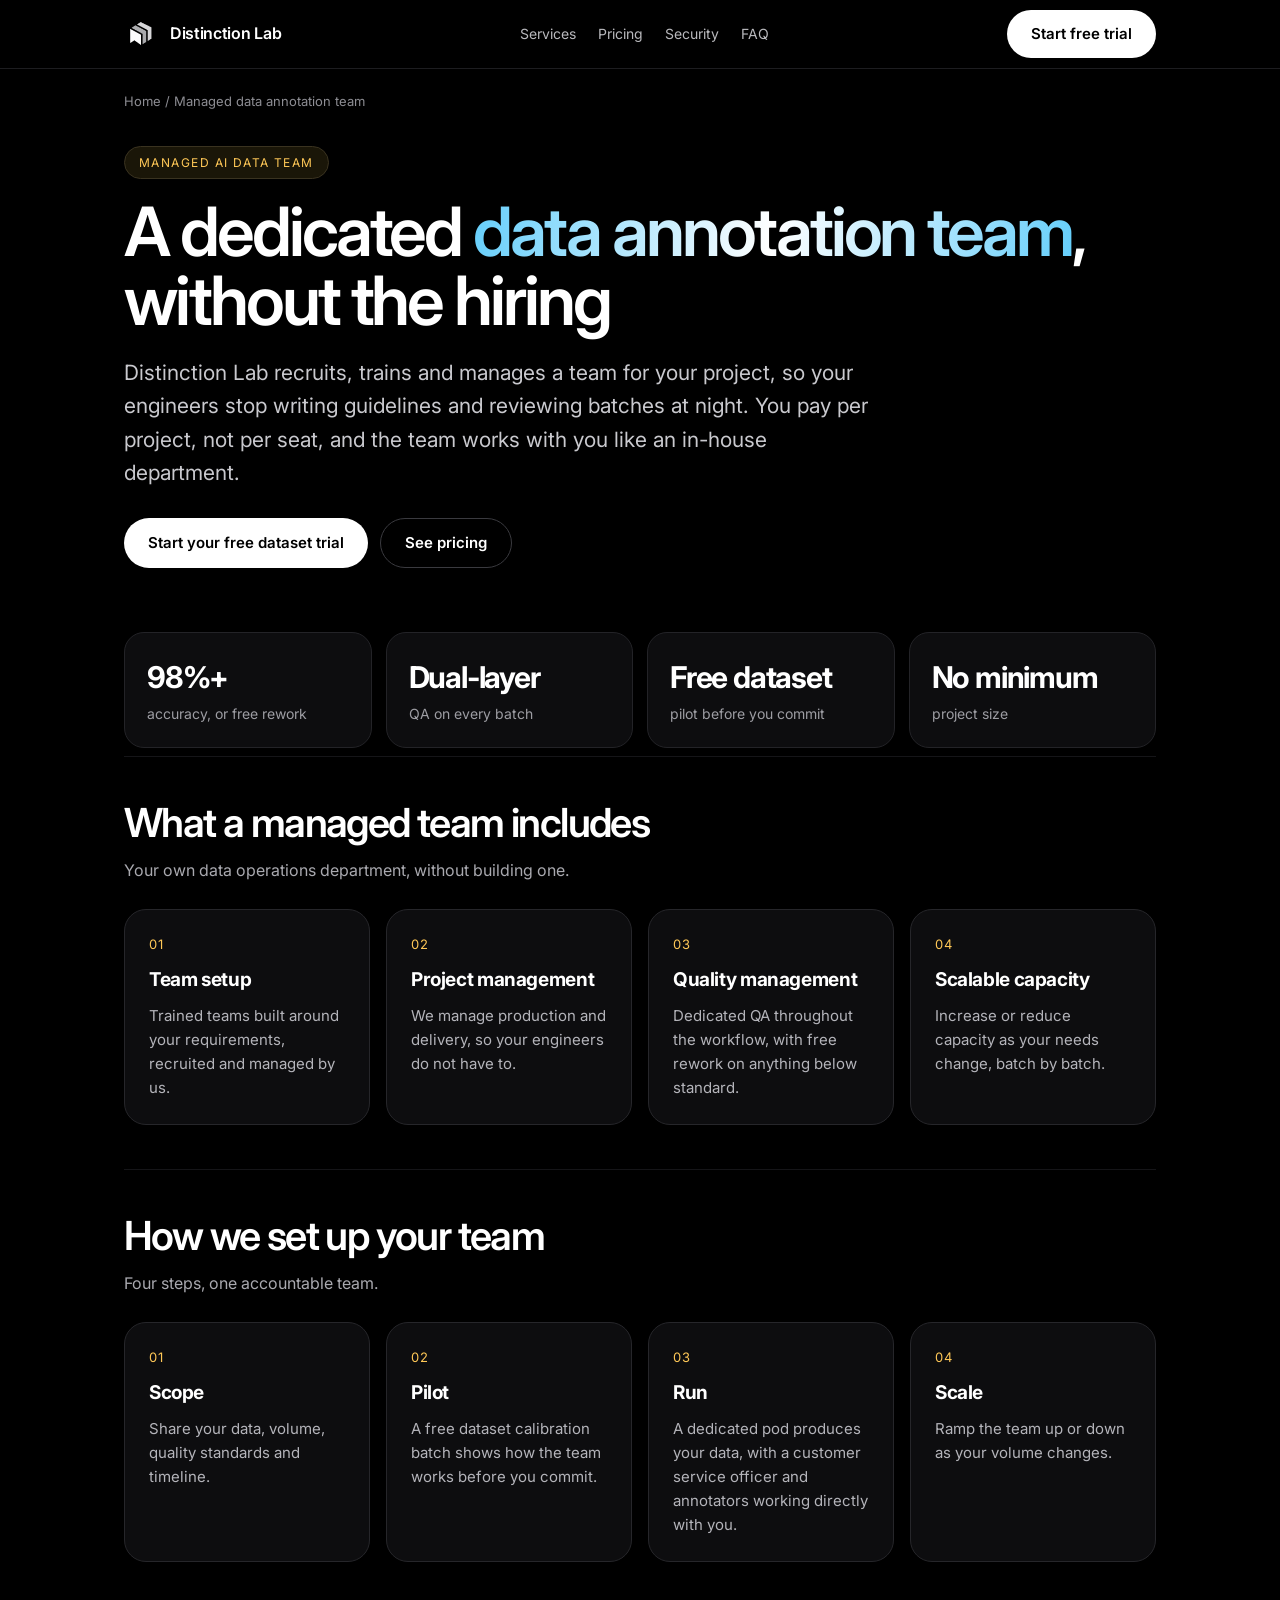
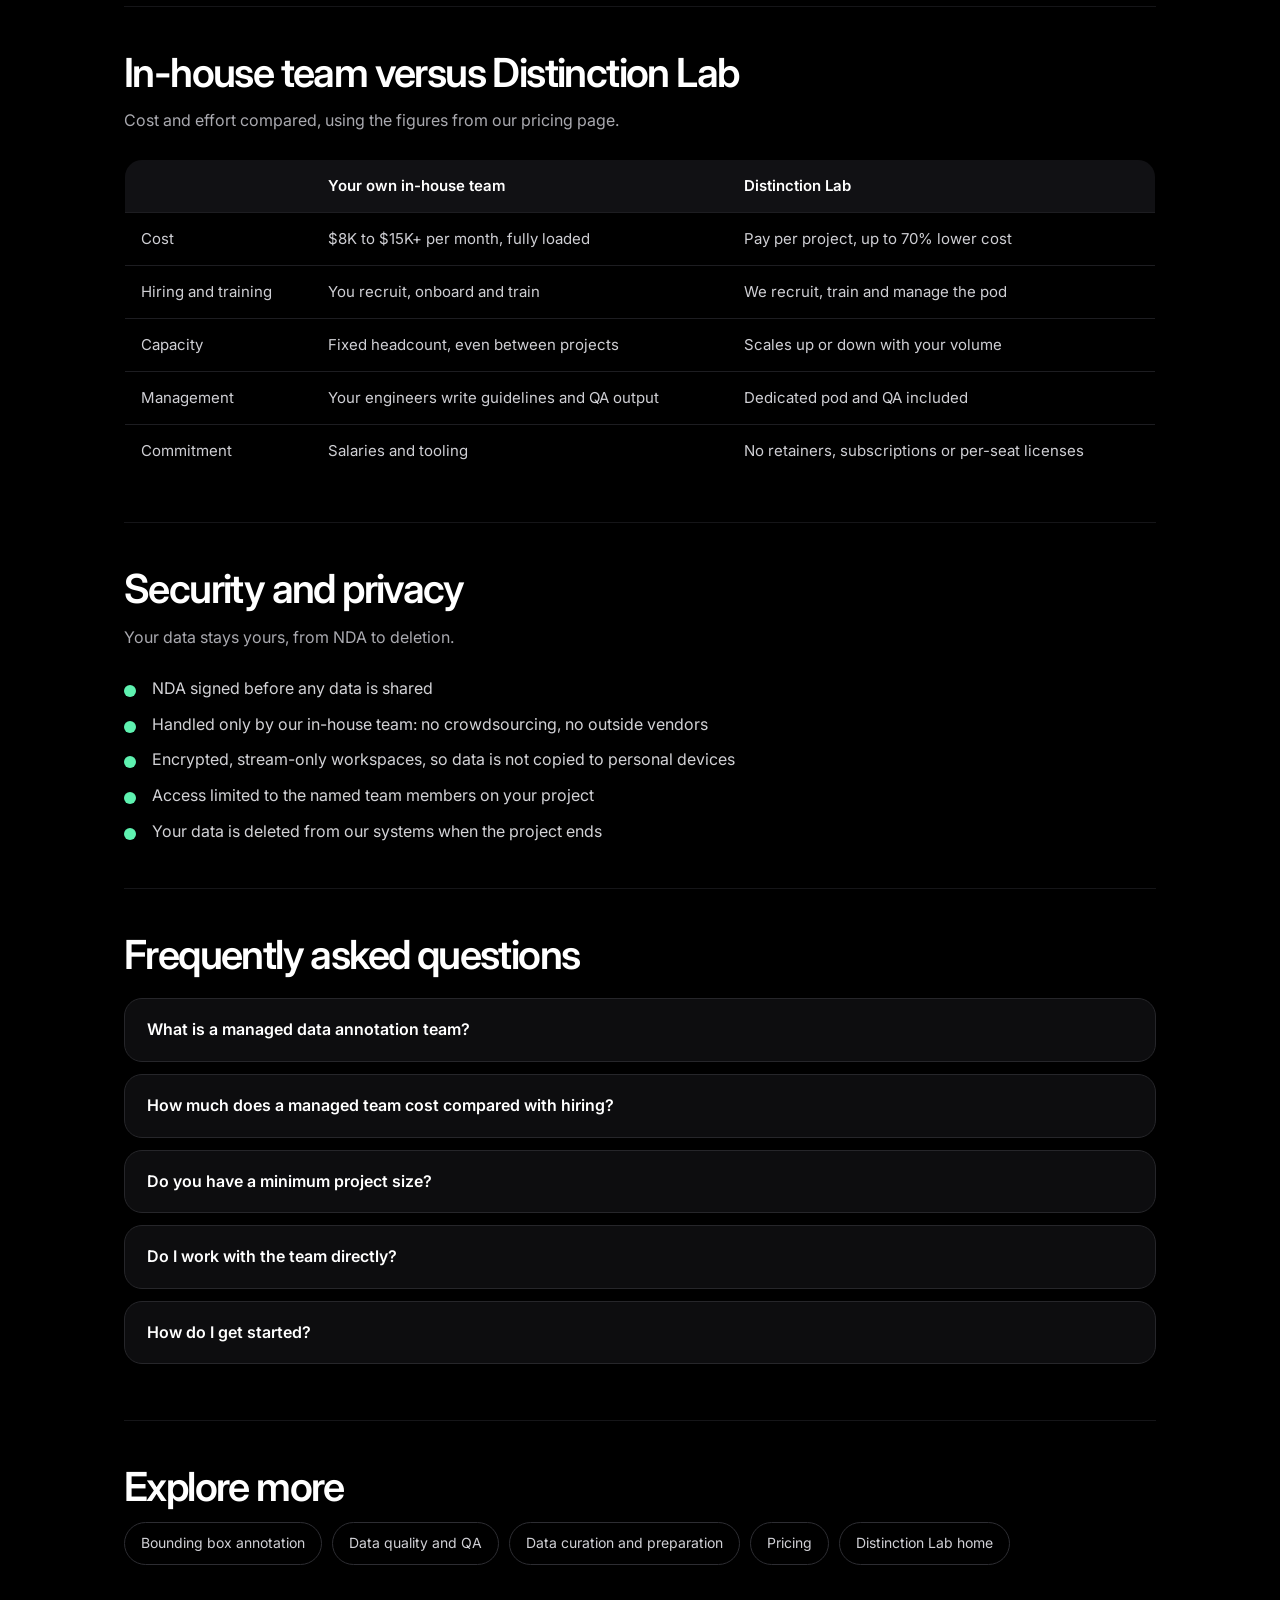
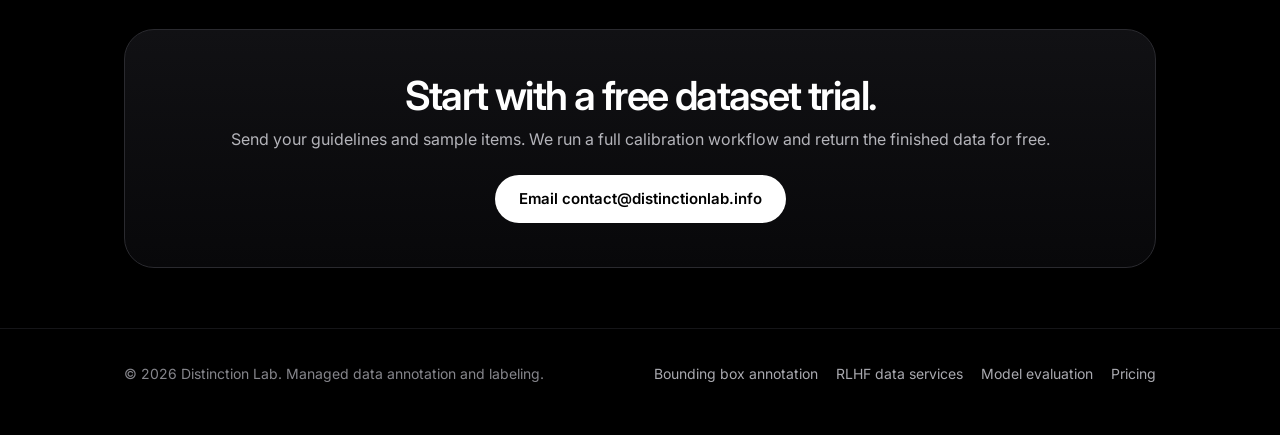
<file: managed-data-annotation-team/index.html>
<!DOCTYPE html>
<html lang="en">
<head>
<meta charset="UTF-8">
<meta name="viewport" content="width=device-width, initial-scale=1.0">
<meta name="theme-color" content="#000000">
<title>Managed Data Annotation Team | Distinction Lab</title>
<meta name="description" content="A dedicated, managed data annotation team for AI startups. Lower cost than hiring in-house, pay per project, no minimum, free dataset trial and dual-layer QA.">
<meta name="robots" content="index, follow, max-image-preview:large">
<link rel="canonical" href="https://www.distinctionlab.site/managed-data-annotation-team/">
<link rel="icon" type="image/png" href="/assets/favicon.png">
<meta property="og:type" content="website">
<meta property="og:site_name" content="Distinction Lab">
<meta property="og:title" content="Managed Data Annotation Team | Distinction Lab">
<meta property="og:description" content="A dedicated, managed data annotation team for AI startups. Lower cost than hiring in-house, pay per project, no minimum, free dataset trial and dual-layer QA.">
<meta property="og:url" content="https://www.distinctionlab.site/managed-data-annotation-team/">
<meta property="og:image" content="https://www.distinctionlab.site/assets/og-image.png">
<meta name="twitter:card" content="summary_large_image">
<meta name="twitter:title" content="Managed Data Annotation Team | Distinction Lab">
<meta name="twitter:description" content="A dedicated, managed data annotation team for AI startups. Lower cost than hiring in-house, pay per project, no minimum, free dataset trial and dual-layer QA.">
<meta name="twitter:image" content="https://www.distinctionlab.site/assets/og-image.png">
<link rel="preconnect" href="https://fonts.googleapis.com">
<link rel="preconnect" href="https://fonts.gstatic.com" crossorigin>
<link rel="preload" as="style" href="https://fonts.googleapis.com/css2?family=Inter:wght@400;500;600;700&display=swap" onload="this.onload=null;this.rel='stylesheet'">
<noscript><link rel="stylesheet" href="https://fonts.googleapis.com/css2?family=Inter:wght@400;500;600;700&display=swap"></noscript>
<link rel="stylesheet" href="/assets/page.css">
<script type="application/ld+json">{"@context":"https://schema.org","@graph":[{"@type":"BreadcrumbList","itemListElement":[{"@type":"ListItem","position":1,"name":"Home","item":"https://www.distinctionlab.site/"},{"@type":"ListItem","position":2,"name":"Managed data annotation team","item":"https://www.distinctionlab.site/managed-data-annotation-team/"}]},{"@type":"Service","name":"Managed data annotation team","serviceType":"Managed data annotation team","description":"A dedicated, managed data annotation team for AI startups, with project management, quality management and capacity that scales up or down.","provider":{"@type":"Organization","@id":"https://www.distinctionlab.site/#org","name":"Distinction Lab","url":"https://www.distinctionlab.site/"},"areaServed":"Worldwide","url":"https://www.distinctionlab.site/managed-data-annotation-team/"},{"@type":"FAQPage","mainEntity":[{"@type":"Question","name":"What is a managed data annotation team?","acceptedAnswer":{"@type":"Answer","text":"It is a dedicated team that we recruit, train and manage for your project. We handle setup, production, quality control and delivery, so you do not have to hire or manage annotators yourself."}},{"@type":"Question","name":"How much does a managed team cost compared with hiring?","acceptedAnswer":{"@type":"Answer","text":"We estimate an in-house team at $8K to $15K+ per month, fully loaded, before a single item is labeled. Distinction Lab projects are priced per project and cost up to 70% less, with a quote before work begins."}},{"@type":"Question","name":"Do you have a minimum project size?","acceptedAnswer":{"@type":"Answer","text":"No. We are built for startups and SMEs, so there is no high-volume enterprise minimum. The team scales up or down as your data needs change."}},{"@type":"Question","name":"Do I work with the team directly?","acceptedAnswer":{"@type":"Answer","text":"Yes. A customer service officer and the annotators work directly with you throughout, like an in-house team."}},{"@type":"Question","name":"How do I get started?","acceptedAnswer":{"@type":"Answer","text":"Send your guidelines and up to 100 sample items for the free calibration trial. You see our quality and turnaround before you commit."}}]}]}</script>
</head>
<body>
<header class="top"><div class="wrap">
<a class="brand" href="/"><img src="/assets/logo.png" alt="" width="34" height="34"><span>Distinction Lab</span></a>
<nav class="links" aria-label="Main"><a href="/#label">Services</a><a href="/data-annotation-pricing/">Pricing</a><a href="/#security">Security</a><a href="/#faq">FAQ</a></nav>
<a class="btn" href="mailto:contact@distinctionlab.info?subject=Free%20dataset%20trial">Start free trial</a>
</div></header>
<main class="wrap">
<nav class="crumbs" aria-label="Breadcrumb"><a href="/">Home</a> / <span>Managed data annotation team</span></nav>
<div class="hero">
<span class="eyebrow">Managed AI data team</span>
<h1>A dedicated <em>data annotation team</em>, without the hiring</h1>
<p class="lead">Distinction Lab recruits, trains and manages a team for your project, so your engineers stop writing guidelines and reviewing batches at night. You pay per project, not per seat, and the team works with you like an in-house department.</p>
<div class="cta-row"><a class="btn" href="mailto:contact@distinctionlab.info?subject=Free%20dataset%20trial">Start your free dataset trial</a><a class="btn ghost" href="/data-annotation-pricing/">See pricing</a></div>
</div>
<div class="stats"><div class="stat"><b>98%+</b><span>accuracy, or free rework</span></div><div class="stat"><b>Dual-layer</b><span>QA on every batch</span></div><div class="stat"><b>Free dataset</b><span>pilot before you commit</span></div><div class="stat"><b>No minimum</b><span>project size</span></div></div><section class="blk"><h2>What a managed team includes</h2><p class="sub">Your own data operations department, without building one.</p><div class="grid"><div class="card"><span class="n">01</span><h3>Team setup</h3><p>Trained teams built around your requirements, recruited and managed by us.</p></div><div class="card"><span class="n">02</span><h3>Project management</h3><p>We manage production and delivery, so your engineers do not have to.</p></div><div class="card"><span class="n">03</span><h3>Quality management</h3><p>Dedicated QA throughout the workflow, with free rework on anything below standard.</p></div><div class="card"><span class="n">04</span><h3>Scalable capacity</h3><p>Increase or reduce capacity as your needs change, batch by batch.</p></div></div></section><section class="blk"><h2>How we set up your team</h2><p class="sub">Four steps, one accountable team.</p><div class="grid"><div class="card"><span class="n">01</span><h3>Scope</h3><p>Share your data, volume, quality standards and timeline.</p></div><div class="card"><span class="n">02</span><h3>Pilot</h3><p>A free dataset calibration batch shows how the team works before you commit.</p></div><div class="card"><span class="n">03</span><h3>Run</h3><p>A dedicated pod produces your data, with a customer service officer and annotators working directly with you.</p></div><div class="card"><span class="n">04</span><h3>Scale</h3><p>Ramp the team up or down as your volume changes.</p></div></div></section><section class="blk"><h2>In-house team versus Distinction Lab</h2><p class="sub">Cost and effort compared, using the figures from our pricing page.</p><div class="scroll"><table><thead><tr><th></th><th>Your own in-house team</th><th>Distinction Lab</th></tr></thead><tbody><tr><td>Cost</td><td>$8K to $15K+ per month, fully loaded</td><td>Pay per project, up to 70% lower cost</td></tr><tr><td>Hiring and training</td><td>You recruit, onboard and train</td><td>We recruit, train and manage the pod</td></tr><tr><td>Capacity</td><td>Fixed headcount, even between projects</td><td>Scales up or down with your volume</td></tr><tr><td>Management</td><td>Your engineers write guidelines and QA output</td><td>Dedicated pod and QA included</td></tr><tr><td>Commitment</td><td>Salaries and tooling</td><td>No retainers, subscriptions or per-seat licenses</td></tr></tbody></table></div></section><section class="blk"><h2>Security and privacy</h2><p class="sub">Your data stays yours, from NDA to deletion.</p><ul class="tick"><li>NDA signed before any data is shared</li><li>Handled only by our in-house team: no crowdsourcing, no outside vendors</li><li>Encrypted, stream-only workspaces, so data is not copied to personal devices</li><li>Access limited to the named team members on your project</li><li>Your data is deleted from our systems when the project ends</li></ul></section>
<section class="blk faq"><h2>Frequently asked questions</h2><div style="margin-top:22px"><details><summary>What is a managed data annotation team?</summary><p>It is a dedicated team that we recruit, train and manage for your project. We handle setup, production, quality control and delivery, so you do not have to hire or manage annotators yourself.</p></details><details><summary>How much does a managed team cost compared with hiring?</summary><p>We estimate an in-house team at $8K to $15K+ per month, fully loaded, before a single item is labeled. Distinction Lab projects are priced per project and cost up to 70% less, with a quote before work begins.</p></details><details><summary>Do you have a minimum project size?</summary><p>No. We are built for startups and SMEs, so there is no high-volume enterprise minimum. The team scales up or down as your data needs change.</p></details><details><summary>Do I work with the team directly?</summary><p>Yes. A customer service officer and the annotators work directly with you throughout, like an in-house team.</p></details><details><summary>How do I get started?</summary><p>Send your guidelines and up to 100 sample items for the free calibration trial. You see our quality and turnaround before you commit.</p></details></div></section>
<section class="blk"><h2>Explore more</h2><div class="related"><a href="/bounding-box-annotation/">Bounding box annotation</a><a href="/data-quality-assurance/">Data quality and QA</a><a href="/data-curation-preparation/">Data curation and preparation</a><a href="/data-annotation-pricing/">Pricing</a><a href="/">Distinction Lab home</a></div></section>
<div class="cta"><h2>Start with a free dataset trial.</h2><p>Send your guidelines and sample items. We run a full calibration workflow and return the finished data for free.</p><a class="btn" href="mailto:contact@distinctionlab.info?subject=Free%20dataset%20trial">Email contact@distinctionlab.info</a></div>
</main>
<footer class="bottom"><div class="wrap"><span>© 2026 Distinction Lab. Managed data annotation and labeling.</span><span style="display:flex;gap:18px;flex-wrap:wrap"><a href="/bounding-box-annotation/">Bounding box annotation</a><a href="/rlhf-data-services/">RLHF data services</a><a href="/model-evaluation-services/">Model evaluation</a><a href="/data-annotation-pricing/">Pricing</a></span></div></footer>
</body>
</html>
</file>
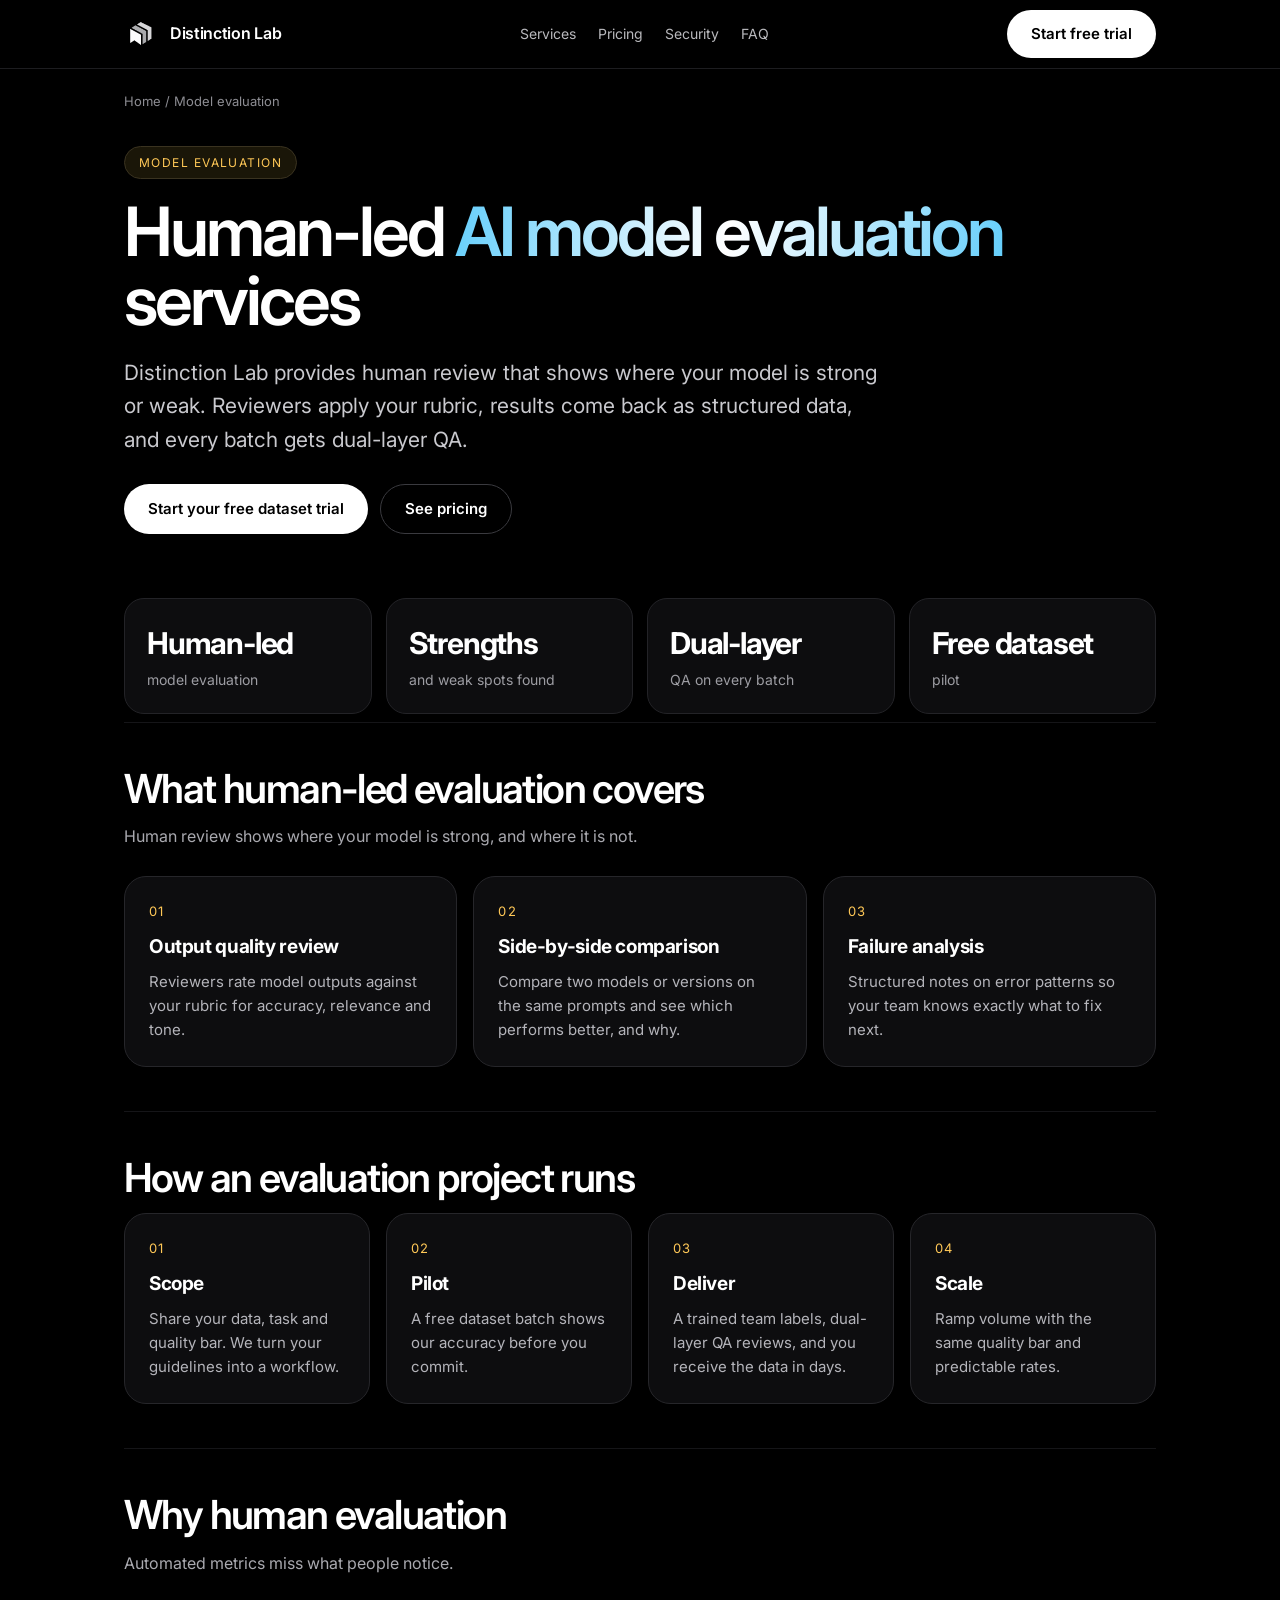
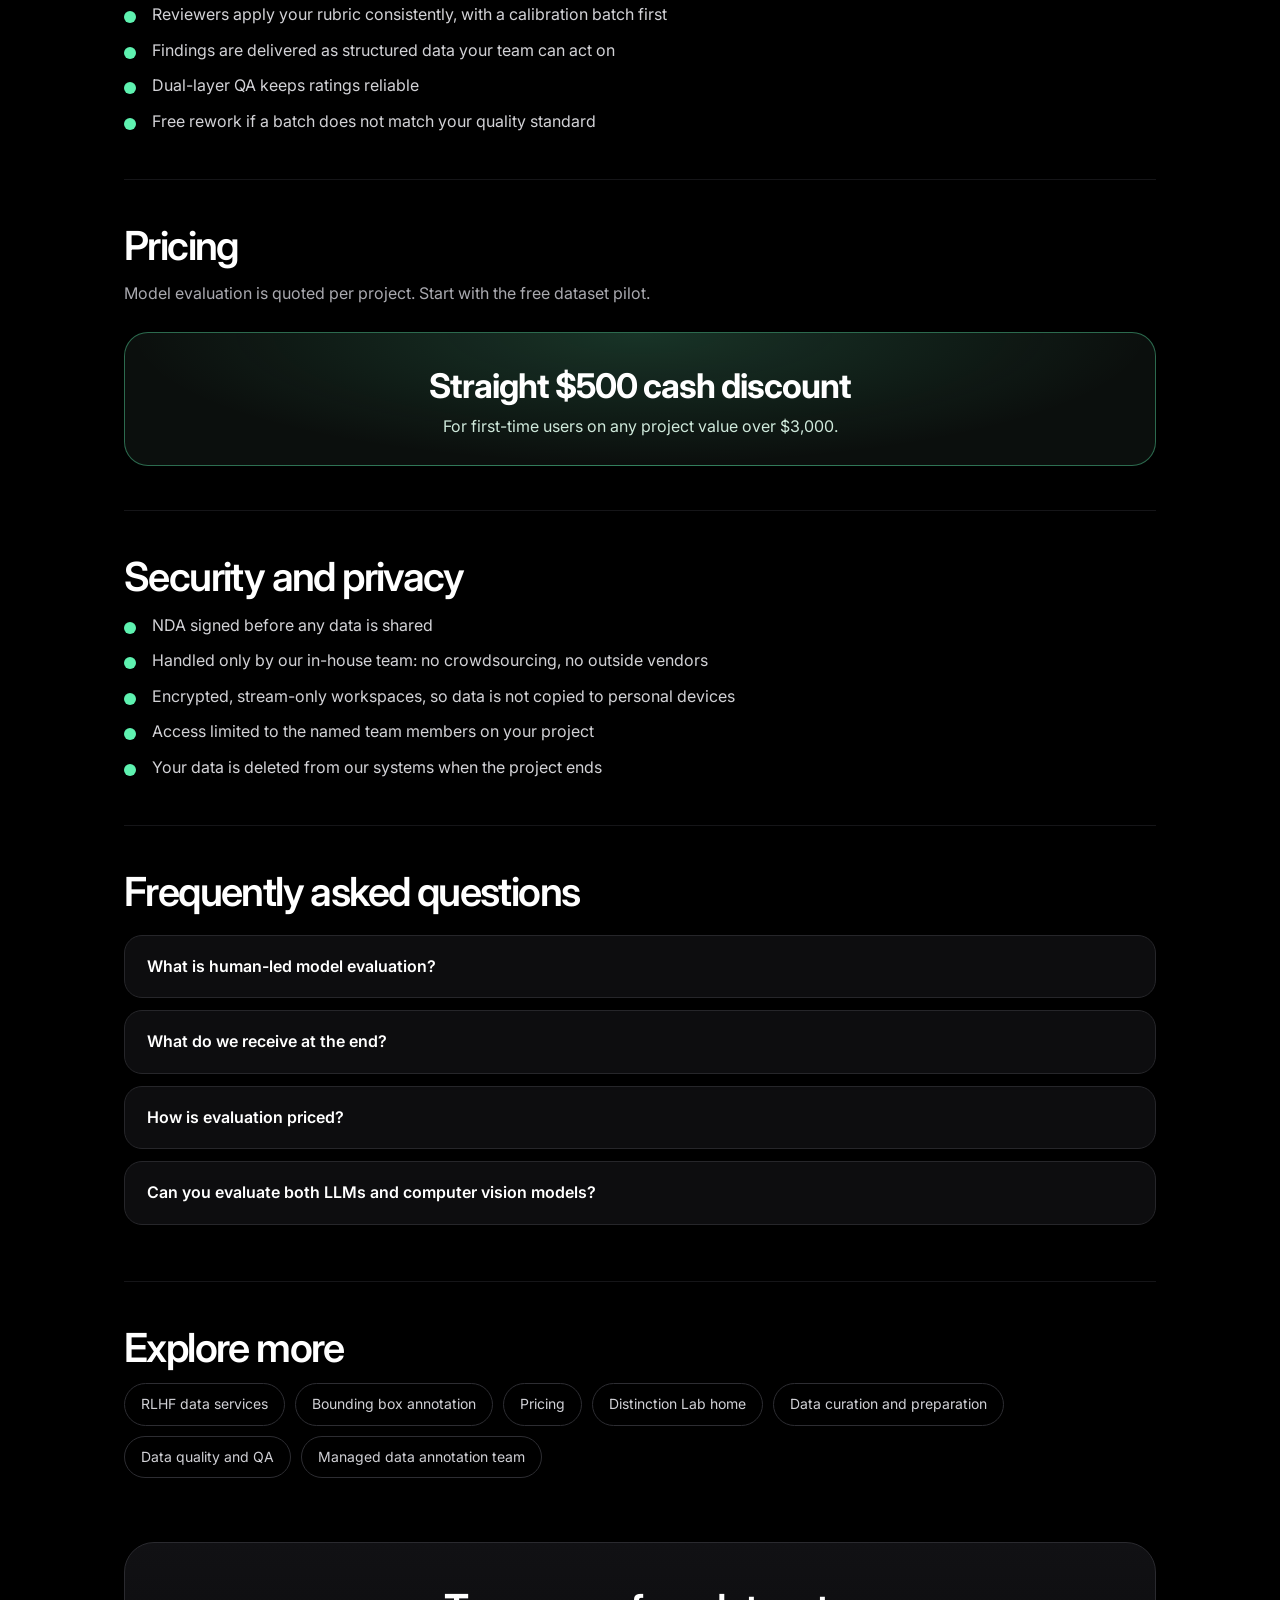
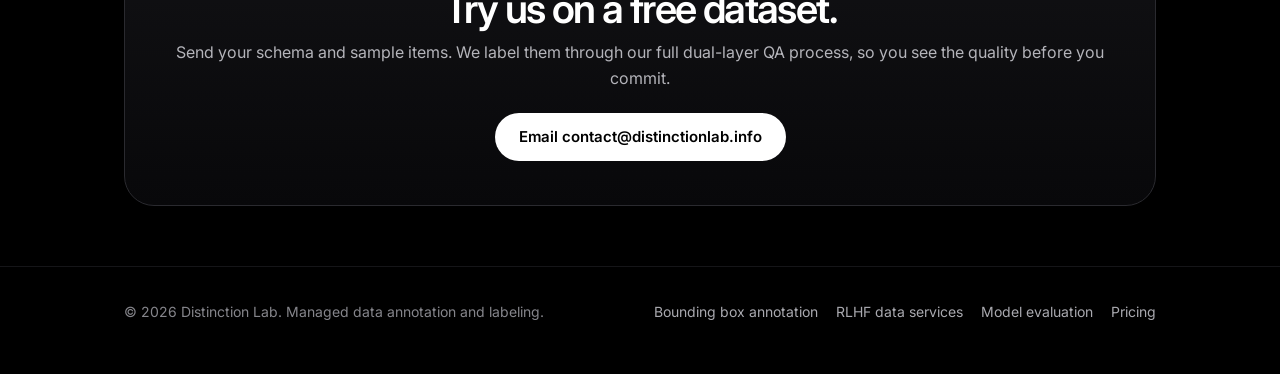
<file: model-evaluation-services/index.html>
<!DOCTYPE html>
<html lang="en">
<head>
<meta charset="UTF-8">
<meta name="viewport" content="width=device-width, initial-scale=1.0">
<meta name="theme-color" content="#000000">
<title>Human-Led AI Model Evaluation Services | Distinction Lab</title>
<meta name="description" content="Human-led AI model evaluation: rubric-based review, side-by-side comparison and failure analysis by a dedicated team with dual-layer QA. Free dataset pilot.">
<meta name="robots" content="index, follow, max-image-preview:large">
<link rel="canonical" href="https://www.distinctionlab.site/model-evaluation-services/">
<link rel="icon" type="image/png" href="/assets/favicon.png">
<meta property="og:type" content="website">
<meta property="og:site_name" content="Distinction Lab">
<meta property="og:title" content="Human-Led AI Model Evaluation Services | Distinction Lab">
<meta property="og:description" content="Human-led AI model evaluation: rubric-based review, side-by-side comparison and failure analysis by a dedicated team with dual-layer QA. Free dataset pilot.">
<meta property="og:url" content="https://www.distinctionlab.site/model-evaluation-services/">
<meta property="og:image" content="https://www.distinctionlab.site/assets/og-image.png">
<meta name="twitter:card" content="summary_large_image">
<meta name="twitter:title" content="Human-Led AI Model Evaluation Services | Distinction Lab">
<meta name="twitter:description" content="Human-led AI model evaluation: rubric-based review, side-by-side comparison and failure analysis by a dedicated team with dual-layer QA. Free dataset pilot.">
<meta name="twitter:image" content="https://www.distinctionlab.site/assets/og-image.png">
<link rel="preconnect" href="https://fonts.googleapis.com">
<link rel="preconnect" href="https://fonts.gstatic.com" crossorigin>
<link rel="preload" as="style" href="https://fonts.googleapis.com/css2?family=Inter:wght@400;500;600;700&display=swap" onload="this.onload=null;this.rel='stylesheet'">
<noscript><link rel="stylesheet" href="https://fonts.googleapis.com/css2?family=Inter:wght@400;500;600;700&display=swap"></noscript>
<link rel="stylesheet" href="/assets/page.css">
<script type="application/ld+json">{"@context":"https://schema.org","@graph":[{"@type":"BreadcrumbList","itemListElement":[{"@type":"ListItem","position":1,"name":"Home","item":"https://www.distinctionlab.site/"},{"@type":"ListItem","position":2,"name":"Model evaluation","item":"https://www.distinctionlab.site/model-evaluation-services/"}]},{"@type":"Service","name":"Human-led AI model evaluation","serviceType":"Human-led AI model evaluation","description":"Rubric-based human review, comparison and failure analysis for AI models, with dual-layer QA.","provider":{"@type":"Organization","@id":"https://www.distinctionlab.site/#org","name":"Distinction Lab","url":"https://www.distinctionlab.site/"},"areaServed":"Worldwide","url":"https://www.distinctionlab.site/model-evaluation-services/"},{"@type":"FAQPage","mainEntity":[{"@type":"Question","name":"What is human-led model evaluation?","acceptedAnswer":{"@type":"Answer","text":"It is expert human review of a model's outputs against a rubric you define, used to find where the model performs well, where it fails, and how versions compare."}},{"@type":"Question","name":"What do we receive at the end?","acceptedAnswer":{"@type":"Answer","text":"Structured ratings and notes in the format you specify, so your team can analyse results and prioritise fixes."}},{"@type":"Question","name":"How is evaluation priced?","acceptedAnswer":{"@type":"Answer","text":"Quoted per project based on volume, rubric complexity and turnaround. The first sample dataset is free."}},{"@type":"Question","name":"Can you evaluate both LLMs and computer vision models?","acceptedAnswer":{"@type":"Answer","text":"We review model outputs to your rubric across the data types we work with. Tell us your task and we will confirm fit in the free pilot."}}]}]}</script>
</head>
<body>
<header class="top"><div class="wrap">
<a class="brand" href="/"><img src="/assets/logo.png" alt="" width="34" height="34"><span>Distinction Lab</span></a>
<nav class="links" aria-label="Main"><a href="/#label">Services</a><a href="/data-annotation-pricing/">Pricing</a><a href="/#security">Security</a><a href="/#faq">FAQ</a></nav>
<a class="btn" href="mailto:contact@distinctionlab.info?subject=Free%20dataset%20trial">Start free trial</a>
</div></header>
<main class="wrap">
<nav class="crumbs" aria-label="Breadcrumb"><a href="/">Home</a> / <span>Model evaluation</span></nav>
<div class="hero">
<span class="eyebrow">Model evaluation</span>
<h1>Human-led <em>AI model evaluation</em> services</h1>
<p class="lead">Distinction Lab provides human review that shows where your model is strong or weak. Reviewers apply your rubric, results come back as structured data, and every batch gets dual-layer QA.</p>
<div class="cta-row"><a class="btn" href="mailto:contact@distinctionlab.info?subject=Free%20dataset%20trial">Start your free dataset trial</a><a class="btn ghost" href="/data-annotation-pricing/">See pricing</a></div>
</div>
<div class="stats"><div class="stat"><b>Human-led</b><span>model evaluation</span></div><div class="stat"><b>Strengths</b><span>and weak spots found</span></div><div class="stat"><b>Dual-layer</b><span>QA on every batch</span></div><div class="stat"><b>Free dataset</b><span>pilot</span></div></div><section class="blk"><h2>What human-led evaluation covers</h2><p class="sub">Human review shows where your model is strong, and where it is not.</p><div class="grid"><div class="card"><span class="n">01</span><h3>Output quality review</h3><p>Reviewers rate model outputs against your rubric for accuracy, relevance and tone.</p></div><div class="card"><span class="n">02</span><h3>Side-by-side comparison</h3><p>Compare two models or versions on the same prompts and see which performs better, and why.</p></div><div class="card"><span class="n">03</span><h3>Failure analysis</h3><p>Structured notes on error patterns so your team knows exactly what to fix next.</p></div></div></section><section class="blk"><h2>How an evaluation project runs</h2><div class="grid"><div class="card"><span class="n">01</span><h3>Scope</h3><p>Share your data, task and quality bar. We turn your guidelines into a workflow.</p></div><div class="card"><span class="n">02</span><h3>Pilot</h3><p>A free dataset batch shows our accuracy before you commit.</p></div><div class="card"><span class="n">03</span><h3>Deliver</h3><p>A trained team labels, dual-layer QA reviews, and you receive the data in days.</p></div><div class="card"><span class="n">04</span><h3>Scale</h3><p>Ramp volume with the same quality bar and predictable rates.</p></div></div></section><section class="blk"><h2>Why human evaluation</h2><p class="sub">Automated metrics miss what people notice.</p><ul class="tick"><li>Reviewers apply your rubric consistently, with a calibration batch first</li><li>Findings are delivered as structured data your team can act on</li><li>Dual-layer QA keeps ratings reliable</li><li>Free rework if a batch does not match your quality standard</li></ul></section><section class="blk"><h2>Pricing</h2><p class="sub">Model evaluation is quoted per project. Start with the free dataset pilot.</p><div class="promo"><b>Straight $500 cash discount</b><span>For first-time users on any project value over $3,000.</span></div></section><section class="blk"><h2>Security and privacy</h2><ul class="tick"><li>NDA signed before any data is shared</li><li>Handled only by our in-house team: no crowdsourcing, no outside vendors</li><li>Encrypted, stream-only workspaces, so data is not copied to personal devices</li><li>Access limited to the named team members on your project</li><li>Your data is deleted from our systems when the project ends</li></ul></section>
<section class="blk faq"><h2>Frequently asked questions</h2><div style="margin-top:22px"><details><summary>What is human-led model evaluation?</summary><p>It is expert human review of a model&#x27;s outputs against a rubric you define, used to find where the model performs well, where it fails, and how versions compare.</p></details><details><summary>What do we receive at the end?</summary><p>Structured ratings and notes in the format you specify, so your team can analyse results and prioritise fixes.</p></details><details><summary>How is evaluation priced?</summary><p>Quoted per project based on volume, rubric complexity and turnaround. The first sample dataset is free.</p></details><details><summary>Can you evaluate both LLMs and computer vision models?</summary><p>We review model outputs to your rubric across the data types we work with. Tell us your task and we will confirm fit in the free pilot.</p></details></div></section>
<section class="blk"><h2>Explore more</h2><div class="related"><a href="/rlhf-data-services/">RLHF data services</a><a href="/bounding-box-annotation/">Bounding box annotation</a><a href="/data-annotation-pricing/">Pricing</a><a href="/">Distinction Lab home</a><a href="/data-curation-preparation/">Data curation and preparation</a><a href="/data-quality-assurance/">Data quality and QA</a><a href="/managed-data-annotation-team/">Managed data annotation team</a></div></section>
<div class="cta"><h2>Try us on a free dataset.</h2><p>Send your schema and sample items. We label them through our full dual-layer QA process, so you see the quality before you commit.</p><a class="btn" href="mailto:contact@distinctionlab.info?subject=Free%20dataset%20trial">Email contact@distinctionlab.info</a></div>
</main>
<footer class="bottom"><div class="wrap"><span>© 2026 Distinction Lab. Managed data annotation and labeling.</span><span style="display:flex;gap:18px;flex-wrap:wrap"><a href="/bounding-box-annotation/">Bounding box annotation</a><a href="/rlhf-data-services/">RLHF data services</a><a href="/model-evaluation-services/">Model evaluation</a><a href="/data-annotation-pricing/">Pricing</a></span></div></footer>
</body>
</html>
</file>
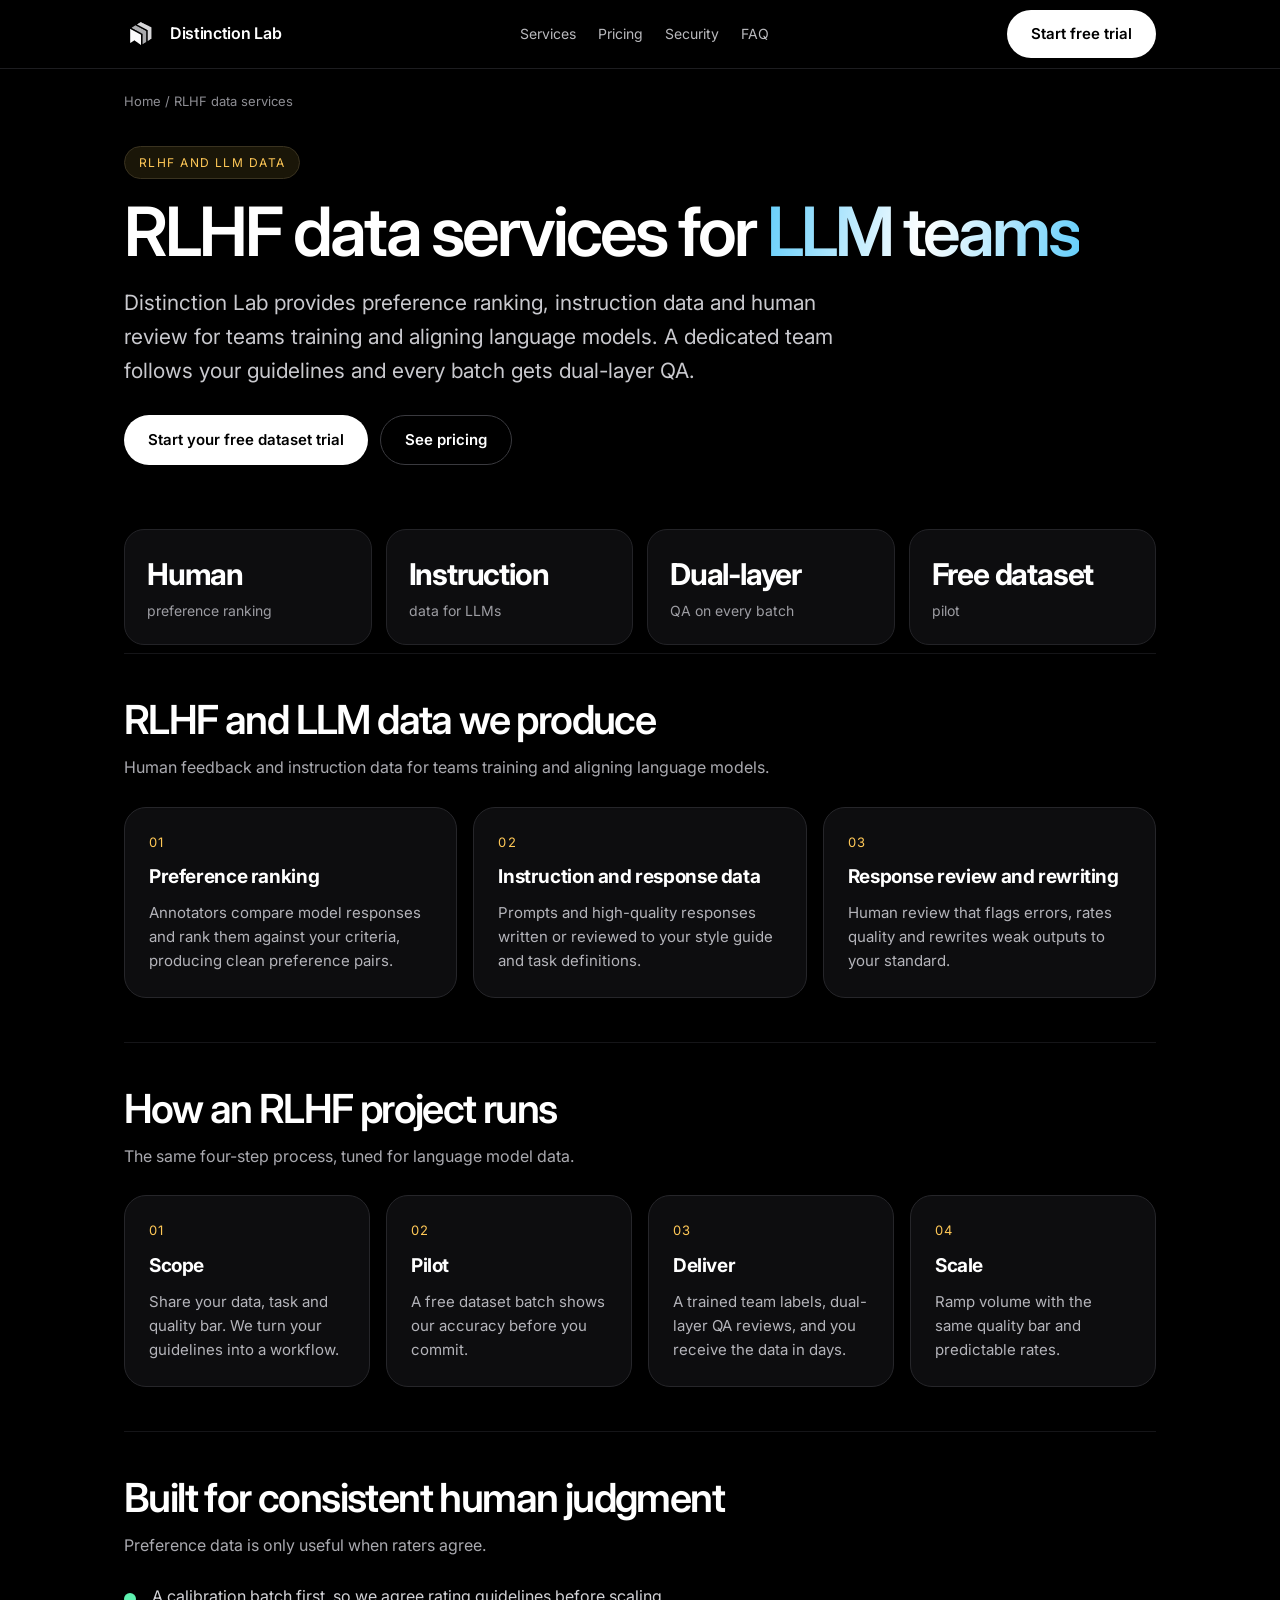
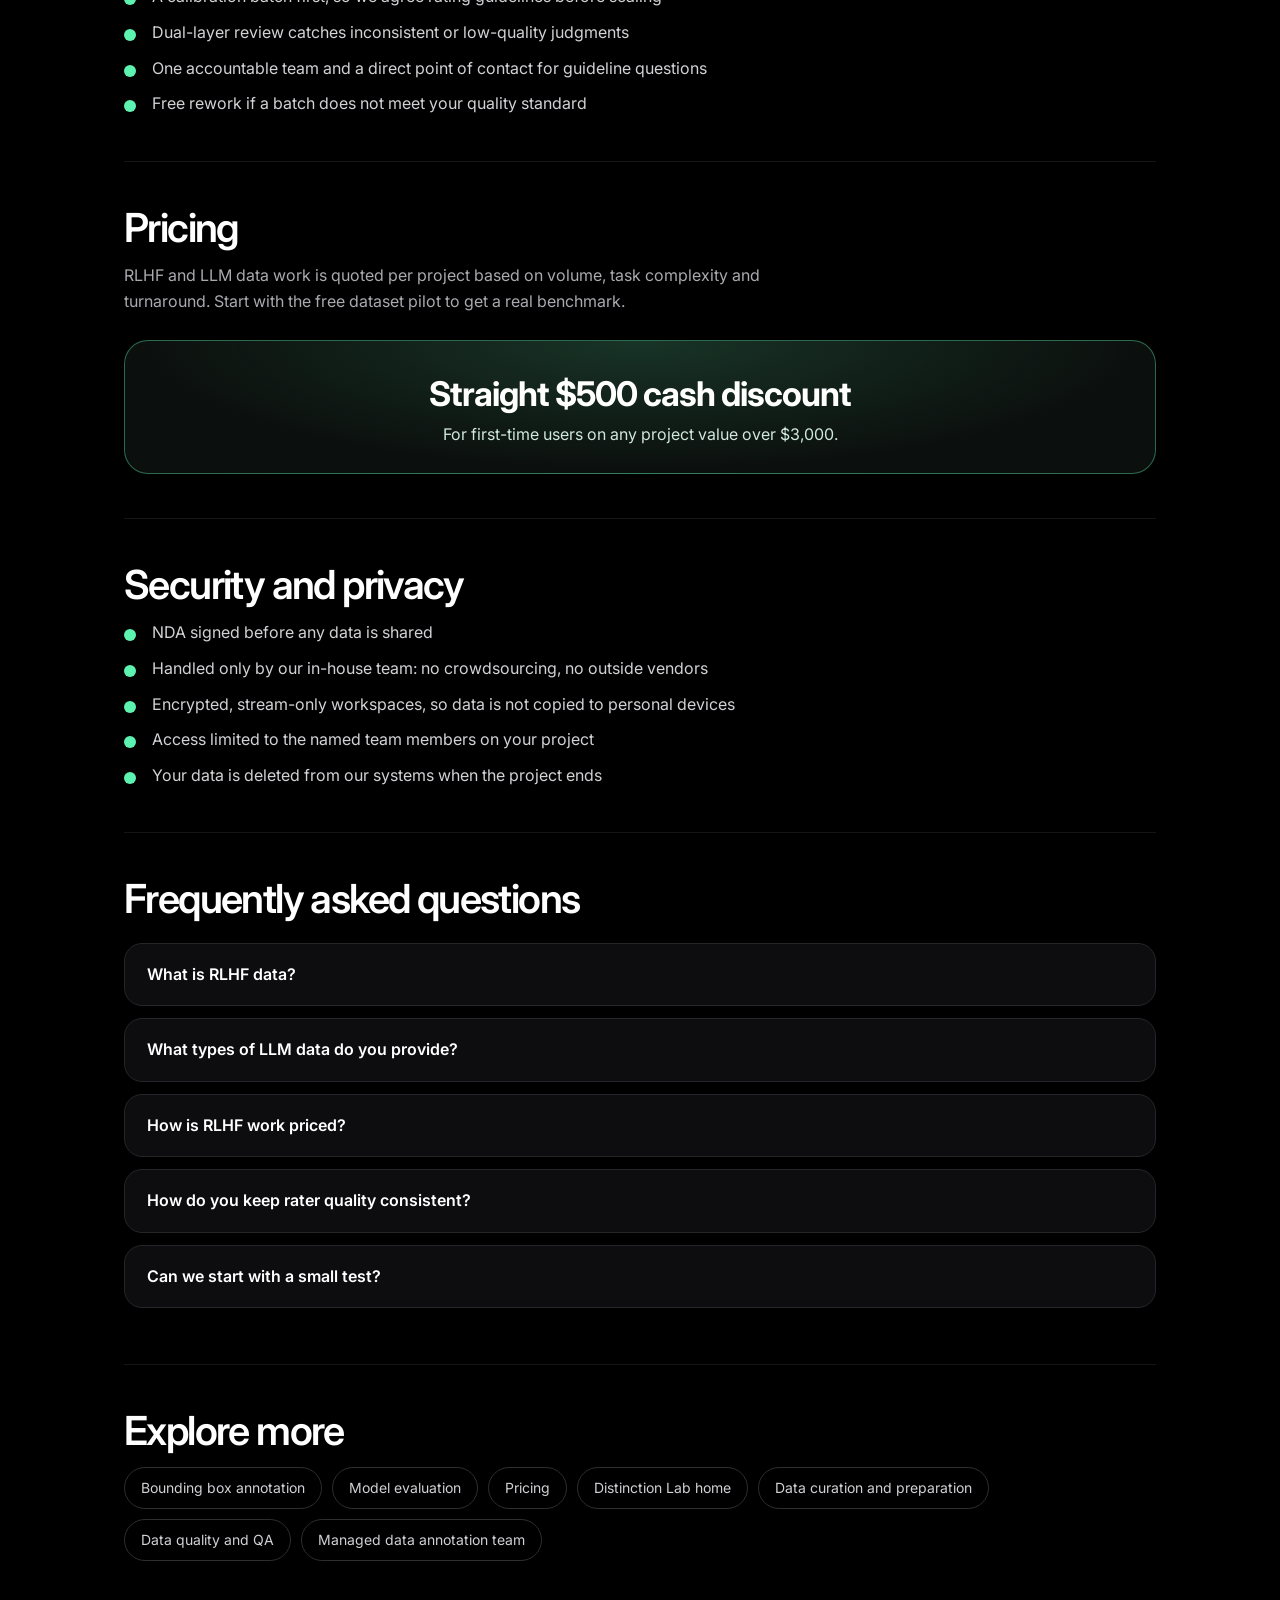
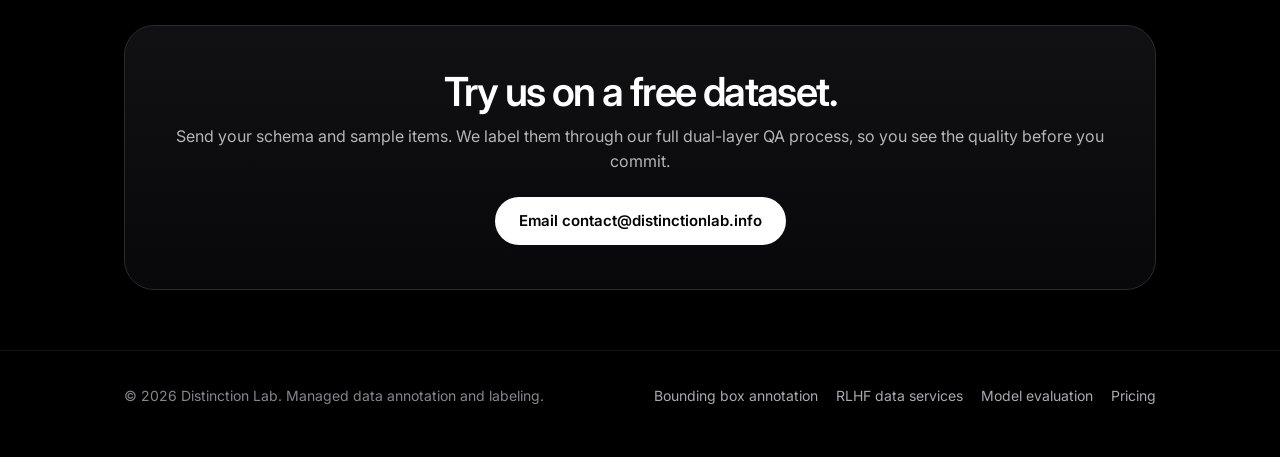
<file: rlhf-data-services/index.html>
<!DOCTYPE html>
<html lang="en">
<head>
<meta charset="UTF-8">
<meta name="viewport" content="width=device-width, initial-scale=1.0">
<meta name="theme-color" content="#000000">
<title>RLHF Data Services for LLM Teams | Distinction Lab</title>
<meta name="description" content="RLHF and LLM data services: preference ranking, instruction data and response review by a dedicated team with dual-layer QA. Free dataset pilot, no minimum project size.">
<meta name="robots" content="index, follow, max-image-preview:large">
<link rel="canonical" href="https://www.distinctionlab.site/rlhf-data-services/">
<link rel="icon" type="image/png" href="/assets/favicon.png">
<meta property="og:type" content="website">
<meta property="og:site_name" content="Distinction Lab">
<meta property="og:title" content="RLHF Data Services for LLM Teams | Distinction Lab">
<meta property="og:description" content="RLHF and LLM data services: preference ranking, instruction data and response review by a dedicated team with dual-layer QA. Free dataset pilot, no minimum project size.">
<meta property="og:url" content="https://www.distinctionlab.site/rlhf-data-services/">
<meta property="og:image" content="https://www.distinctionlab.site/assets/og-image.png">
<meta name="twitter:card" content="summary_large_image">
<meta name="twitter:title" content="RLHF Data Services for LLM Teams | Distinction Lab">
<meta name="twitter:description" content="RLHF and LLM data services: preference ranking, instruction data and response review by a dedicated team with dual-layer QA. Free dataset pilot, no minimum project size.">
<meta name="twitter:image" content="https://www.distinctionlab.site/assets/og-image.png">
<link rel="preconnect" href="https://fonts.googleapis.com">
<link rel="preconnect" href="https://fonts.gstatic.com" crossorigin>
<link rel="preload" as="style" href="https://fonts.googleapis.com/css2?family=Inter:wght@400;500;600;700&display=swap" onload="this.onload=null;this.rel='stylesheet'">
<noscript><link rel="stylesheet" href="https://fonts.googleapis.com/css2?family=Inter:wght@400;500;600;700&display=swap"></noscript>
<link rel="stylesheet" href="/assets/page.css">
<script type="application/ld+json">{"@context":"https://schema.org","@graph":[{"@type":"BreadcrumbList","itemListElement":[{"@type":"ListItem","position":1,"name":"Home","item":"https://www.distinctionlab.site/"},{"@type":"ListItem","position":2,"name":"RLHF data services","item":"https://www.distinctionlab.site/rlhf-data-services/"}]},{"@type":"Service","name":"RLHF and LLM data services","serviceType":"RLHF and LLM data services","description":"Preference ranking, instruction data and human review for language model teams, with dual-layer QA.","provider":{"@type":"Organization","@id":"https://www.distinctionlab.site/#org","name":"Distinction Lab","url":"https://www.distinctionlab.site/"},"areaServed":"Worldwide","url":"https://www.distinctionlab.site/rlhf-data-services/"},{"@type":"FAQPage","mainEntity":[{"@type":"Question","name":"What is RLHF data?","acceptedAnswer":{"@type":"Answer","text":"RLHF stands for reinforcement learning from human feedback. It uses human preference judgments, such as ranking which of two model responses is better, to train and align language models. RLHF data is the set of those human rankings, ratings and rewritten responses."}},{"@type":"Question","name":"What types of LLM data do you provide?","acceptedAnswer":{"@type":"Answer","text":"We provide preference ranking, instruction and response data, and human review and rewriting of model outputs, all produced to your guidelines."}},{"@type":"Question","name":"How is RLHF work priced?","acceptedAnswer":{"@type":"Answer","text":"It is quoted per project based on volume, task complexity and turnaround. The first sample dataset is free, and first-time users get a straight $500 cash discount on projects over $3,000."}},{"@type":"Question","name":"How do you keep rater quality consistent?","acceptedAnswer":{"@type":"Answer","text":"We run a free calibration batch to agree the guidelines, then apply dual-layer QA to every batch. Work that does not match your quality standard is redone free."}},{"@type":"Question","name":"Can we start with a small test?","acceptedAnswer":{"@type":"Answer","text":"Yes. There is no minimum project size, and the free dataset pilot lets you evaluate our quality before you commit."}}]}]}</script>
</head>
<body>
<header class="top"><div class="wrap">
<a class="brand" href="/"><img src="/assets/logo.png" alt="" width="34" height="34"><span>Distinction Lab</span></a>
<nav class="links" aria-label="Main"><a href="/#label">Services</a><a href="/data-annotation-pricing/">Pricing</a><a href="/#security">Security</a><a href="/#faq">FAQ</a></nav>
<a class="btn" href="mailto:contact@distinctionlab.info?subject=Free%20dataset%20trial">Start free trial</a>
</div></header>
<main class="wrap">
<nav class="crumbs" aria-label="Breadcrumb"><a href="/">Home</a> / <span>RLHF data services</span></nav>
<div class="hero">
<span class="eyebrow">RLHF and LLM data</span>
<h1>RLHF data services for <em>LLM teams</em></h1>
<p class="lead">Distinction Lab provides preference ranking, instruction data and human review for teams training and aligning language models. A dedicated team follows your guidelines and every batch gets dual-layer QA.</p>
<div class="cta-row"><a class="btn" href="mailto:contact@distinctionlab.info?subject=Free%20dataset%20trial">Start your free dataset trial</a><a class="btn ghost" href="/data-annotation-pricing/">See pricing</a></div>
</div>
<div class="stats"><div class="stat"><b>Human</b><span>preference ranking</span></div><div class="stat"><b>Instruction</b><span>data for LLMs</span></div><div class="stat"><b>Dual-layer</b><span>QA on every batch</span></div><div class="stat"><b>Free dataset</b><span>pilot</span></div></div><section class="blk"><h2>RLHF and LLM data we produce</h2><p class="sub">Human feedback and instruction data for teams training and aligning language models.</p><div class="grid"><div class="card"><span class="n">01</span><h3>Preference ranking</h3><p>Annotators compare model responses and rank them against your criteria, producing clean preference pairs.</p></div><div class="card"><span class="n">02</span><h3>Instruction and response data</h3><p>Prompts and high-quality responses written or reviewed to your style guide and task definitions.</p></div><div class="card"><span class="n">03</span><h3>Response review and rewriting</h3><p>Human review that flags errors, rates quality and rewrites weak outputs to your standard.</p></div></div></section><section class="blk"><h2>How an RLHF project runs</h2><p class="sub">The same four-step process, tuned for language model data.</p><div class="grid"><div class="card"><span class="n">01</span><h3>Scope</h3><p>Share your data, task and quality bar. We turn your guidelines into a workflow.</p></div><div class="card"><span class="n">02</span><h3>Pilot</h3><p>A free dataset batch shows our accuracy before you commit.</p></div><div class="card"><span class="n">03</span><h3>Deliver</h3><p>A trained team labels, dual-layer QA reviews, and you receive the data in days.</p></div><div class="card"><span class="n">04</span><h3>Scale</h3><p>Ramp volume with the same quality bar and predictable rates.</p></div></div></section><section class="blk"><h2>Built for consistent human judgment</h2><p class="sub">Preference data is only useful when raters agree.</p><ul class="tick"><li>A calibration batch first, so we agree rating guidelines before scaling</li><li>Dual-layer review catches inconsistent or low-quality judgments</li><li>One accountable team and a direct point of contact for guideline questions</li><li>Free rework if a batch does not meet your quality standard</li></ul></section><section class="blk"><h2>Pricing</h2><p class="sub">RLHF and LLM data work is quoted per project based on volume, task complexity and turnaround. Start with the free dataset pilot to get a real benchmark.</p><div class="promo"><b>Straight $500 cash discount</b><span>For first-time users on any project value over $3,000.</span></div></section><section class="blk"><h2>Security and privacy</h2><ul class="tick"><li>NDA signed before any data is shared</li><li>Handled only by our in-house team: no crowdsourcing, no outside vendors</li><li>Encrypted, stream-only workspaces, so data is not copied to personal devices</li><li>Access limited to the named team members on your project</li><li>Your data is deleted from our systems when the project ends</li></ul></section>
<section class="blk faq"><h2>Frequently asked questions</h2><div style="margin-top:22px"><details><summary>What is RLHF data?</summary><p>RLHF stands for reinforcement learning from human feedback. It uses human preference judgments, such as ranking which of two model responses is better, to train and align language models. RLHF data is the set of those human rankings, ratings and rewritten responses.</p></details><details><summary>What types of LLM data do you provide?</summary><p>We provide preference ranking, instruction and response data, and human review and rewriting of model outputs, all produced to your guidelines.</p></details><details><summary>How is RLHF work priced?</summary><p>It is quoted per project based on volume, task complexity and turnaround. The first sample dataset is free, and first-time users get a straight $500 cash discount on projects over $3,000.</p></details><details><summary>How do you keep rater quality consistent?</summary><p>We run a free calibration batch to agree the guidelines, then apply dual-layer QA to every batch. Work that does not match your quality standard is redone free.</p></details><details><summary>Can we start with a small test?</summary><p>Yes. There is no minimum project size, and the free dataset pilot lets you evaluate our quality before you commit.</p></details></div></section>
<section class="blk"><h2>Explore more</h2><div class="related"><a href="/bounding-box-annotation/">Bounding box annotation</a><a href="/model-evaluation-services/">Model evaluation</a><a href="/data-annotation-pricing/">Pricing</a><a href="/">Distinction Lab home</a><a href="/data-curation-preparation/">Data curation and preparation</a><a href="/data-quality-assurance/">Data quality and QA</a><a href="/managed-data-annotation-team/">Managed data annotation team</a></div></section>
<div class="cta"><h2>Try us on a free dataset.</h2><p>Send your schema and sample items. We label them through our full dual-layer QA process, so you see the quality before you commit.</p><a class="btn" href="mailto:contact@distinctionlab.info?subject=Free%20dataset%20trial">Email contact@distinctionlab.info</a></div>
</main>
<footer class="bottom"><div class="wrap"><span>© 2026 Distinction Lab. Managed data annotation and labeling.</span><span style="display:flex;gap:18px;flex-wrap:wrap"><a href="/bounding-box-annotation/">Bounding box annotation</a><a href="/rlhf-data-services/">RLHF data services</a><a href="/model-evaluation-services/">Model evaluation</a><a href="/data-annotation-pricing/">Pricing</a></span></div></footer>
</body>
</html>
</file>
<file: assets/page.css>
*{box-sizing:border-box}html{scroll-behavior:smooth}
body{margin:0;background:#000;color:#e9e9ea;font-family:Inter,system-ui,-apple-system,Segoe UI,sans-serif;line-height:1.6;-webkit-font-smoothing:antialiased}
a{color:inherit}
.wrap{max-width:1080px;margin:0 auto;padding:0 24px}
header.top{position:sticky;top:0;z-index:20;background:rgba(0,0,0,.82);backdrop-filter:blur(12px);border-bottom:1px solid #1d1d20}
header.top .wrap{display:flex;align-items:center;justify-content:space-between;gap:16px;height:68px}
.brand{display:flex;align-items:center;gap:12px;text-decoration:none;font-weight:600;letter-spacing:-.02em;color:#fff}
.brand img{width:34px;height:34px;border-radius:50%;background:#fff}
nav.links{display:flex;gap:22px;font-size:14px;color:#b9b9bd}
nav.links a{text-decoration:none}nav.links a:hover{color:#fff}
.btn{display:inline-flex;align-items:center;gap:8px;background:#fff;color:#000;border-radius:999px;padding:12px 24px;font-weight:600;font-size:15px;text-decoration:none;transition:transform .2s}
.btn:hover{transform:translateY(-1px)}
.btn.ghost{background:transparent;color:#fff;border:1px solid #3a3a3f}
.crumbs{font-size:13px;color:#8d8d93;padding:22px 0 0}.crumbs a{text-decoration:none}.crumbs a:hover{color:#fff}
.hero{padding:34px 0 56px}
.eyebrow{display:inline-block;font-size:12px;letter-spacing:.12em;text-transform:uppercase;color:#ffc857;border:1px solid #3a3320;background:#1a1608;border-radius:999px;padding:6px 14px}
h1{font-size:clamp(36px,6vw,68px);line-height:1.02;letter-spacing:-.045em;margin:18px 0 20px;font-weight:600;color:#fff}
h1 em{font-style:normal;background:linear-gradient(100deg,#64CEFB,#fff 50%,#64CEFB);-webkit-background-clip:text;background-clip:text;color:transparent}
.lead{font-size:clamp(17px,2vw,21px);color:#c9c9ce;max-width:760px;margin:0 0 28px}
.cta-row{display:flex;gap:12px;flex-wrap:wrap}
.stats{display:grid;grid-template-columns:repeat(auto-fit,minmax(190px,1fr));gap:14px;margin:8px 0 8px}
.stat{border:1px solid #232327;background:#0d0d0f;border-radius:20px;padding:20px 22px}
.stat b{display:block;font-size:30px;letter-spacing:-.04em;color:#fff}.stat span{font-size:14px;color:#9d9da3}
section.blk{padding:44px 0;border-top:1px solid #151518}
h2{font-size:clamp(26px,3.6vw,40px);letter-spacing:-.04em;line-height:1.08;margin:0 0 14px;color:#fff;font-weight:600}
.sub{color:#a9a9af;max-width:720px;margin:0 0 26px}
.grid{display:grid;grid-template-columns:repeat(auto-fit,minmax(240px,1fr));gap:16px}
.card{border:1px solid #26262a;background:#0d0d0f;border-radius:22px;padding:24px}
.card h3{margin:0 0 8px;font-size:19px;letter-spacing:-.02em;color:#fff}
.card p{margin:0;color:#b4b4ba;font-size:15px}
.card .n{font-size:13px;color:#ffc857;letter-spacing:.1em;margin-bottom:10px;display:block}
ul.tick{list-style:none;padding:0;margin:0;display:grid;gap:10px}
ul.tick li{padding-left:28px;position:relative;color:#d2d2d6}
ul.tick li:before{content:"";position:absolute;left:0;top:9px;width:12px;height:12px;border-radius:50%;background:#5ef2b0}
table{width:100%;border-collapse:collapse;font-size:15px;overflow:hidden;border-radius:18px;border:1px solid #26262a}
th,td{padding:14px 16px;text-align:left;border-bottom:1px solid #1d1d21}th{background:#111114;color:#fff;font-weight:600}td{color:#cfcfd4}
tr:last-child td{border-bottom:0}
.scroll{overflow-x:auto}
.faq details{border:1px solid #26262a;background:#0d0d0f;border-radius:18px;padding:18px 22px;margin-bottom:12px}
.faq summary{cursor:pointer;font-weight:600;color:#fff;list-style:none}
.faq summary::-webkit-details-marker{display:none}
.faq p{margin:12px 0 0;color:#b9b9bf}
.promo{border:1px solid rgba(94,242,176,.4);background:radial-gradient(ellipse at 50% 0,rgba(94,242,176,.16),transparent 70%),#0b0f0d;border-radius:24px;padding:26px;text-align:center;margin-top:22px}
.promo b{display:block;font-size:clamp(24px,3.4vw,34px);letter-spacing:-.03em;color:#fff}.promo span{color:#cfe9db}
.cta{margin:20px 0 60px;border:1px solid #2a2a2f;border-radius:30px;padding:44px 28px;text-align:center;background:linear-gradient(180deg,#111114,#08080a)}
.cta h2{margin-bottom:10px}.cta p{color:#b4b4ba;margin:0 0 22px}
.related{display:flex;gap:10px;flex-wrap:wrap}
.related a{border:1px solid #2d2d32;border-radius:999px;padding:9px 16px;font-size:14px;text-decoration:none;color:#d0d0d5}.related a:hover{border-color:#64CEFB;color:#fff}
footer.bottom{border-top:1px solid #151518;padding:34px 0 50px;color:#85858b;font-size:14px}
footer.bottom .wrap{display:flex;gap:18px 30px;flex-wrap:wrap;justify-content:space-between}
footer.bottom a{text-decoration:none;color:#a9a9af}footer.bottom a:hover{color:#fff}
@media(max-width:760px){nav.links{display:none}}
</file>
